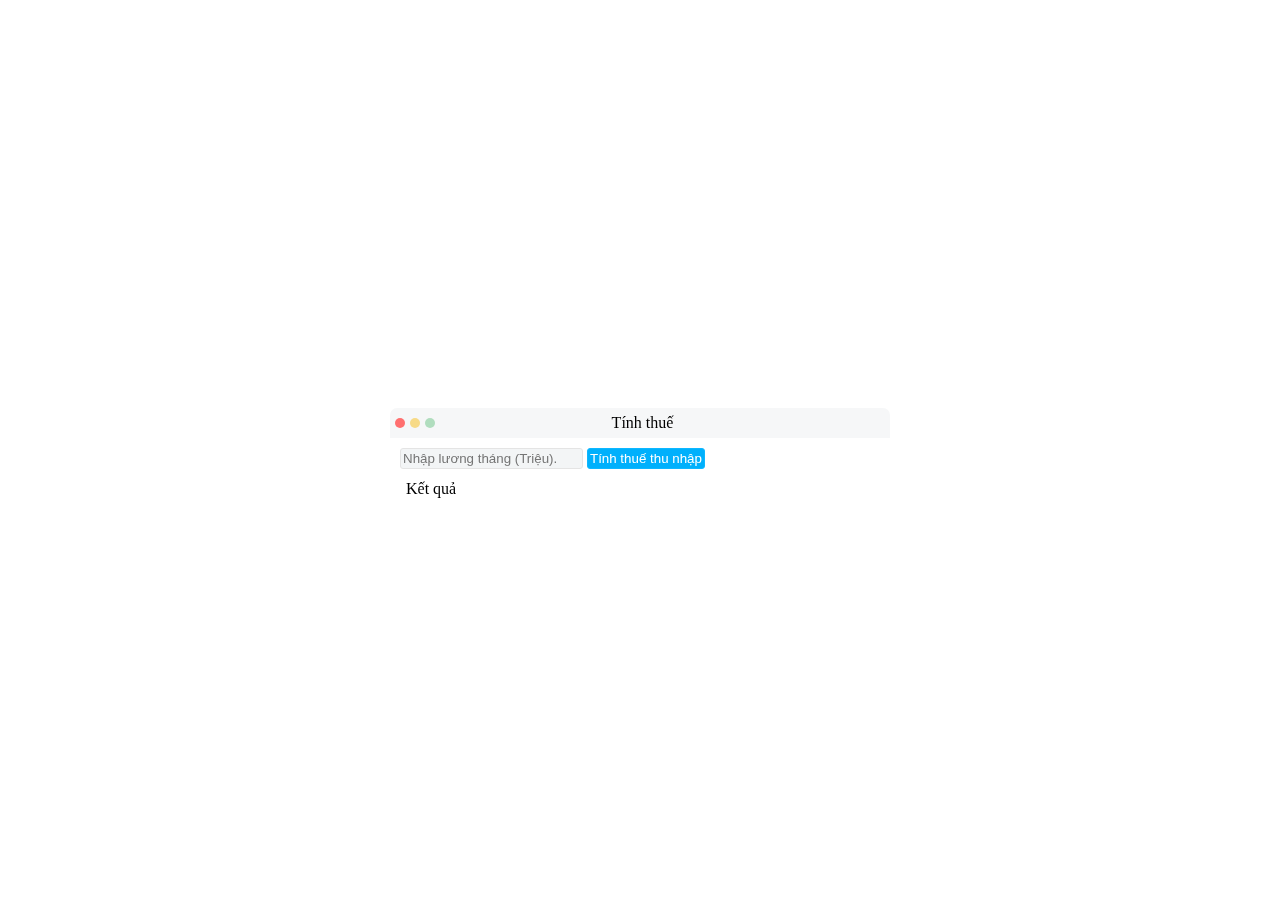
<file: baitapjs1.html>
<!DOCTYPE html>
<html lang="en">
<head>
    <meta charset="UTF-8">
    <meta http-equiv="X-UA-Compatible" content="IE=edge">
    <meta name="viewport" content="width=device-width, initial-scale=1.0">
    <title>Document</title>
    <style>
        body{
            display: flex;
            justify-content: center;
            align-items: center;
            height: 100vh;
            background-image: url('https://wallpaperaccess.com/full/3781373.jpg');
            background-repeat: no-repeat;
            background-size:cover;
        }

        .container{
            background-color: #ffffffaf;
            border-radius: 7px;
            backdrop-filter: blur(30px);
            width: 500px;
        }

        .task{
            background-color: #f3f5f6c0;
            display: flex;
            justify-content: space-between;
            align-items: center;
            flex-direction: row;
            padding: 0px;
            height: 30px;
            border-radius: 7px 7px 0px 0px;
        }

        .dot{
            display: flex;
            align-items: center;
            flex-direction: row;
        }

        .circle{
            height: 10px;
            width: 10px;
            border-radius: 50%;
            margin-left: 5px;
        }
        .red{
            background-color: #FF6F6F;
        }

        .yellow{
            background-color: #F7DA87;
        }
        .green{
            background-color:  #B0DDBE;
        }

        .task .title{
            margin-left: 5px;
        }

        .empty{
            width: 45px;
        }

        .main{
            padding: 10px;
            border-radius: 0px 0px 5px 5px;
        }

        .input input[type=text]{
            border: 1px solid #e4e4e4;
            outline: none;
            background-color: #F3F5F6;
            padding: 2px;
            border-radius: 3px;
        }

        .input input[type=button]{
            border: 1px solid #0eb7ff;
            outline: none;
            background-color: #00B0FC;
            padding: 2px;
            color: #fff;
            border-radius: 3px;
        }

        .output{
            background-color: #ffffff57;
            border: 1px solid #ffffff4b;
            margin-top: 10px;
            border-radius: 3px;
        }
        .output p{
            padding: 0px 5px 0px 5px;
            margin: 0px;
        }
    </style>
</head>
<body>
    <div class="container">
        <div class="task">
            <!-- cai nay de cho dep thoi hjhj -->
            <div class="dot">
                <div class="circle red"></div>
                <div class="circle yellow"></div>
                <div class="circle green"></div>
            </div>
            
            <p class="title">Tính thuế</p>
            <div class="empty"></div>
        </div>
        <div class="main">
            <div class="input">
                <input type="text" id="luong_vao" placeholder="Nhập lương tháng (Triệu).">
                <input type="button" value="Tính thuế thu nhập" onclick="tinh_thue()">  
            </div>
            <div class="output">
                <p id="ket_qua">Kết quả</p>
            </div>
        </div>
    </div>
</body>
<script>
    function tinh_thue(){
        let luong_vao = parseInt(document.getElementById('luong_vao').value);
        let thue = 0;
        let luong_rong = 0;
        if(luong_vao < 7){
            thue = luong_vao * 0.1;
            luong_rong = luong_vao - thue;
        }
        if(luong_vao >= 7 && luong_vao < 15){
            thue = luong_vao * 0.2;
            luong_rong = luong_vao - thue;
        }
        if(luong_vao >= 15){
            thue = luong_vao * 0.3;
            luong_rong = luong_vao - thue;
        }
        thue = thue.toFixed(2);
        luong_rong = luong_rong.toFixed(2);
        document.getElementById('ket_qua').innerHTML= `Lương ban đầu ${luong_vao} | Thuế ${thue} | Lương trừ thuế ${luong_rong}`;
    }
</script>
</html>
</file>
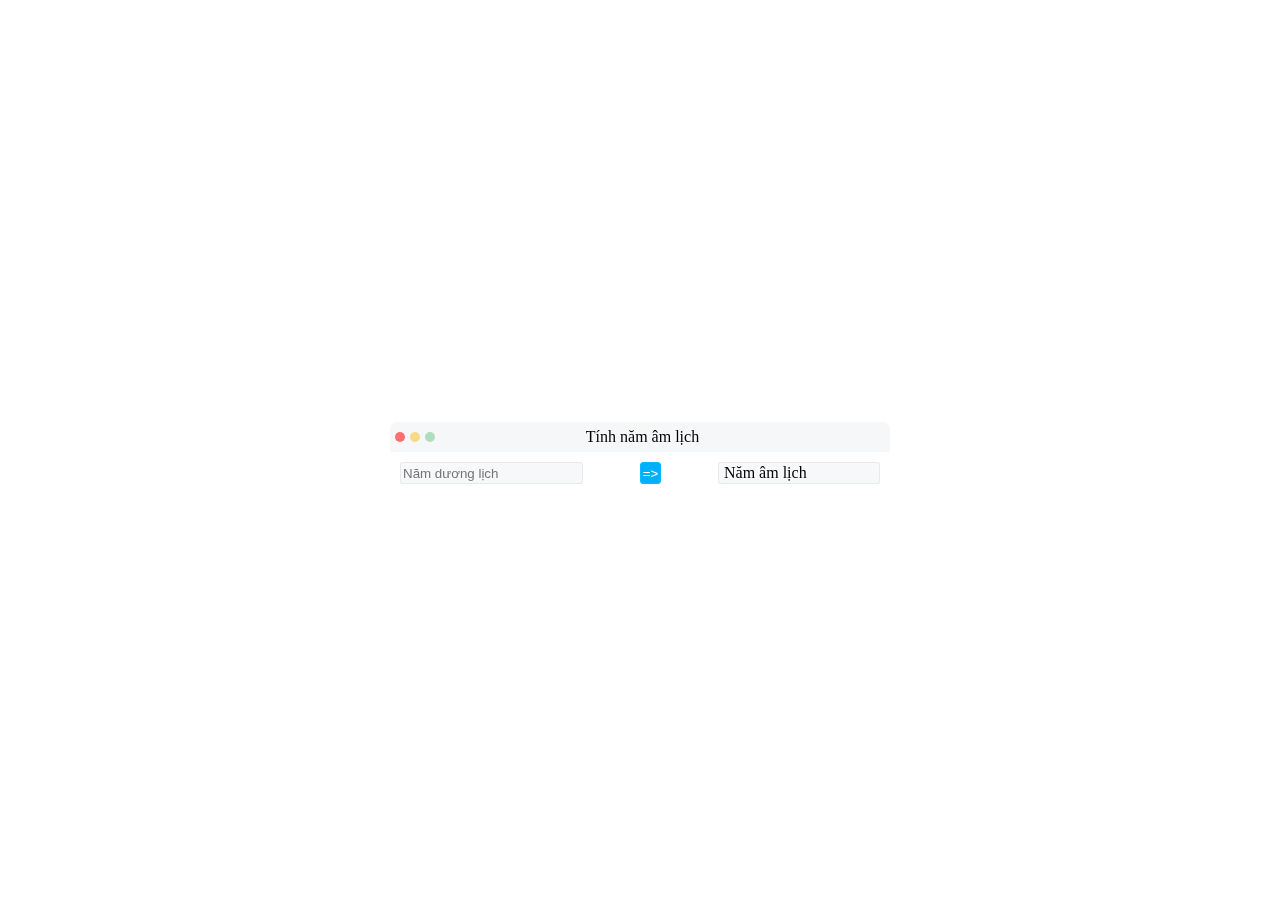
<file: baitapjs2.html>
<!DOCTYPE html>
<html lang="en">
<head>
    <meta charset="UTF-8">
    <meta http-equiv="X-UA-Compatible" content="IE=edge">
    <meta name="viewport" content="width=device-width, initial-scale=1.0">
    <title>Document</title>
    <style>
        body{
            display: flex;
            justify-content: center;
            align-items: center;
            height: 100vh;
            background-image: url('https://wallpaperaccess.com/full/3781373.jpg');
            background-repeat: no-repeat;
            background-size:cover;
        }

        .container{
            background-color: #ffffffaf;
            border-radius: 7px;
            backdrop-filter: blur(30px);
            width: 500px;
        }

        .task{
            background-color: #f3f5f6c0;
            display: flex;
            justify-content: space-between;
            align-items: center;
            flex-direction: row;
            padding: 0px;
            height: 30px;
            border-radius: 7px 7px 0px 0px;
        }

        .dot{
            display: flex;
            align-items: center;
            flex-direction: row;
        }

        .circle{
            height: 10px;
            width: 10px;
            border-radius: 50%;
            margin-left: 5px;
        }
        .red{
            background-color: #FF6F6F;
        }

        .yellow{
            background-color: #F7DA87;
        }
        .green{
            background-color:  #B0DDBE;
        }

        .task .title{
            margin-left: 5px;
        }

        .empty{
            width: 45px;
        }

        .main{
            padding: 10px;
            border-radius: 0px 0px 5px 5px;
        }

        .input{
            display: flex;
            justify-content: space-between;
            flex-direction: row;
            max-height: 25px;

        }

        .input input[type=number]{
            border: 1px solid #e4e4e4c4;
            outline: none;
            background-color: #f3f5f6b2;
            padding: 2px;
            border-radius: 3px;
        }

        .input input[type=button]{
            border: 1px solid #0eb7ff;
            outline: none;
            background-color: #00B0FC;
            padding: 2px;
            color: #fff;
            border-radius: 3px;
        }
        .input p{
           display: flex;
           align-items: center;
           background-color: #f3f5f6b2;
           border: 1px solid #e4e4e4c4;
           height: 20px;
           margin: 0px;
           padding-left: 5px;
           padding-right: 5px;
           width: 150px;
           border-radius: 3px;
        }
    </style>
</head>
<body>
    <div class="container">
        <div class="task">
            <!-- cai nay de cho dep thoi hjhj -->
            <div class="dot">
                <div class="circle red"></div>
                <div class="circle yellow"></div>
                <div class="circle green"></div>
            </div>
            
            <p class="title">Tính năm âm lịch</p>
            <div class="empty"></div>
        </div>
        <div class="main">
            <div class="input">
                <input type="number" id="nam_duong_lich" placeholder="Năm dương lịch" (Triệu).">
                <input type="button" value="=>" onclick="tinh_nam_am_lich()">  
                <p id="nam_am_lich">Năm âm lịch</p>
            </div>
        </div>
    </div>
</body>
<script>
    function tinh_nam_am_lich(){
        let nam_duong_lich = parseInt(document.getElementById('nam_duong_lich').value);
        let so_du_can = (nam_duong_lich - 3) % 10;
        let so_du_chi = (nam_duong_lich - 3) % 12;
        let can;
        let chi;
        switch (so_du_can) {
            case 0:
                can = 'Qúy';
                break;
            case 1:
                can = 'Giáp';
                break;
            case 2:
                can = 'Ất';
                break;
            case 3:
                can = 'Bính';
                break;
            case 4:
                can = 'Đinh';
                break;
            case 5:
                can = 'Mậu';
                break;
            case 6:
                can = 'Kỷ';
                break;
            case 7:
                can = 'Canh';
                break;
            case 8:
                can = 'Thân';
                break;
            case 9:
                can = 'Nhâm';
                break;
            
            default:
                break;
        }

        switch (so_du_chi) {
            case 0:
                chi = 'Hợi';
                break;
            case 1:
                chi = 'Tý';
                break;
            case 2:
                chi = 'Sửu';
                break;
            case 3:
                chi = 'Dần';
                break;
            case 4:
                chi = 'Mão';
                break;
            case 5:
                chi = 'Thìn';
                break;
            case 6:
                chi = 'Tỵ';
                break;
            case 7:
                chi = 'Ngọ';
                break;
            case 8:
                chi = 'Mùi';
                break;
            case 9:
                chi = 'Thân';
                break;
            case 10:
                chi = 'Dậu';
                break;
            case 11:
                chi = 'Tuất';
                break;
            default:
                break;
        }
        document.getElementById('nam_am_lich').innerHTML= ` ${can}  ${chi}`;
    }
    
   
</script>
</html>
</file>
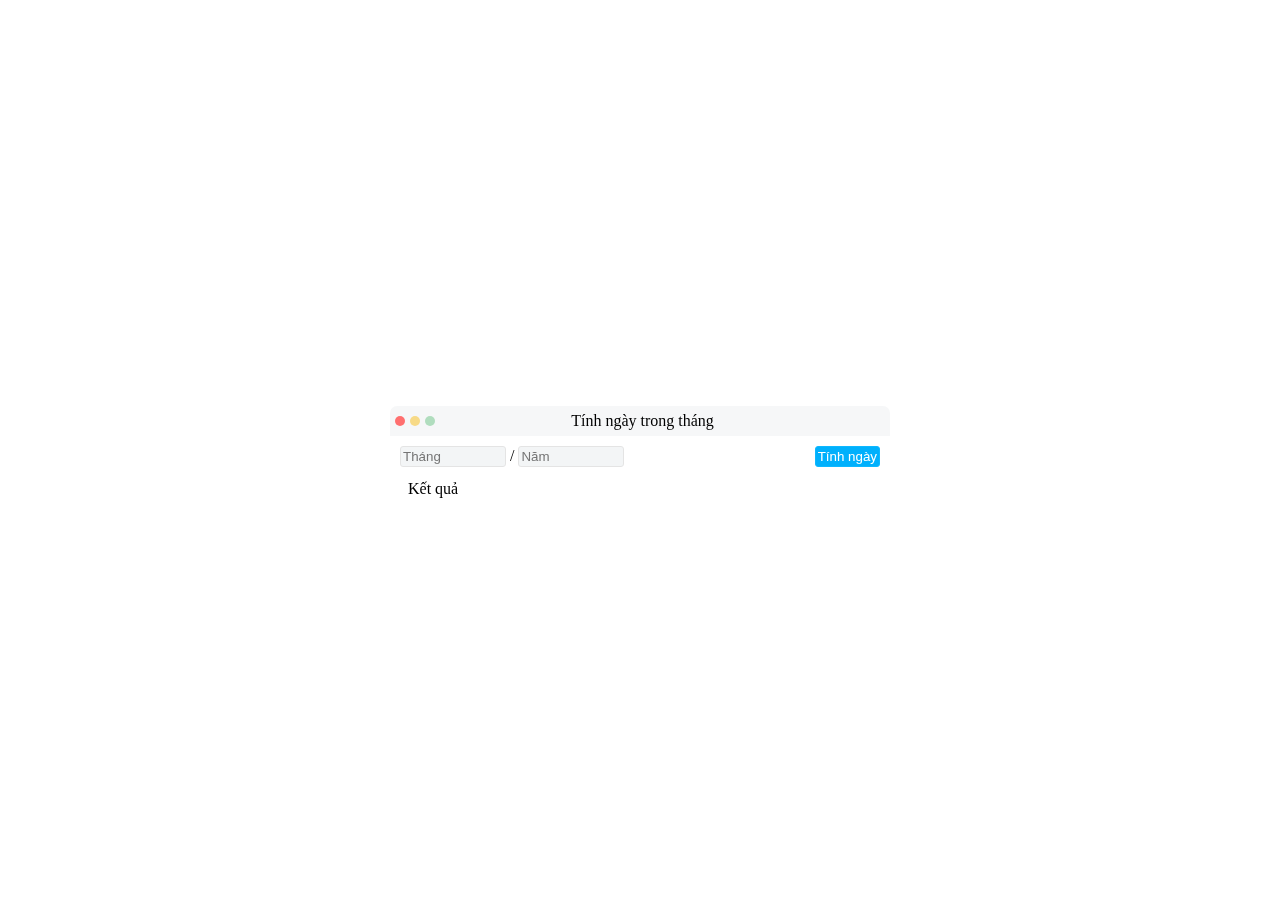
<file: baitapjs3.html>
<!DOCTYPE html>
<html lang="en">
<head>
    <meta charset="UTF-8">
    <meta http-equiv="X-UA-Compatible" content="IE=edge">
    <meta name="viewport" content="width=device-width, initial-scale=1.0">
    <title>Document</title>
    <style>
        body{
            display: flex;
            justify-content: center;
            align-items: center;
            height: 100vh;
            background-image: url('https://wallpaperaccess.com/full/3781373.jpg');
            background-repeat: no-repeat;
            background-size:cover;
        }

        .container{
            background-color: #ffffffaf;
            border-radius: 7px;
            backdrop-filter: blur(30px);
            width: 500px;
        }

        .task{
            background-color: #f3f5f6c0;
            display: flex;
            justify-content: space-between;
            align-items: center;
            flex-direction: row;
            padding: 0px;
            height: 30px;
            border-radius: 7px 7px 0px 0px;
        }

        .dot{
            display: flex;
            align-items: center;
            flex-direction: row;
        }

        .circle{
            height: 10px;
            width: 10px;
            border-radius: 50%;
            margin-left: 5px;
        }
        .red{
            background-color: #FF6F6F;
        }

        .yellow{
            background-color: #F7DA87;
        }
        .green{
            background-color:  #B0DDBE;
        }

        .task .title{
            margin-left: 5px;
        }

        .empty{
            width: 45px;
        }

        .main{
            padding: 10px;
            border-radius: 0px 0px 5px 5px;
        }

        .input{
            display: flex;
            flex-direction: row;
            justify-content: space-between;
        }

        .input input[type=text]{
            border: 1px solid #e4e4e4;
            outline: none;
            background-color: #F3F5F6;
            padding: 2px;
            border-radius: 3px;
            max-width: 100px;
        }

        .input input[type=button]{
            border: 1px solid #0eb7ff;
            outline: none;
            background-color: #00B0FC;
            padding: 2px;
            color: #fff;
            border-radius: 3px;
        }

        .output{
            background-color: #ffffff57;
            border: 1px solid #ffffff4b;
            margin-top: 10px;
            border-radius: 3px;
        }
        .output p{
            padding: 0px 5px 0px 5px;
            margin: 2px;
        }
    </style>
</head>
<body>
    <div class="container">
        <div class="task">
            <!-- cai nay de cho dep thoi hjhj -->
            <div class="dot">
                <div class="circle red"></div>
                <div class="circle yellow"></div>
                <div class="circle green"></div>
            </div>
            
            <p class="title">Tính ngày trong tháng</p>
            <div class="empty"></div>
        </div>
        <div class="main">
            <div class="input">
                <div>
                    <input type="text" id="thang" placeholder="Tháng">
                    /
                    <input type="text" id="nam" placeholder="Năm">    
                </div>
                <input type="button" value="Tính ngày" onclick="tinh_ngay()">  
            </div>
            <div class="output">
                <p id="ket_qua"> Kết quả</p>
            </div>
        </div>
    </div>
</body>
<script>
    function tinh_ngay(){
        let thang = parseInt(document.getElementById('thang').value);
        let nam = parseInt(document.getElementById('nam').value);
        let ngay;
        switch(thang){
            case 1:
            case 3:
            case 5:
            case 7:
            case 8:
            case 10:
            case 12:
                ngay = 31;
            break;
            case 4:
            case 6:
            case 9:
            case 11:
                ngay = 30;
            break;
            case 2:
                if(nam % 400 == 0 || (nam % 4 == 0 && nam % 100 != 0)){
                    ngay = 29;
                } else {
                    ngay = 28;
                }
                break;
        }
        document.getElementById('ket_qua').innerHTML = `Tháng ${thang} | Năm ${nam} có ${ngay} ngày`;
    }
</script>
</html>
</file>
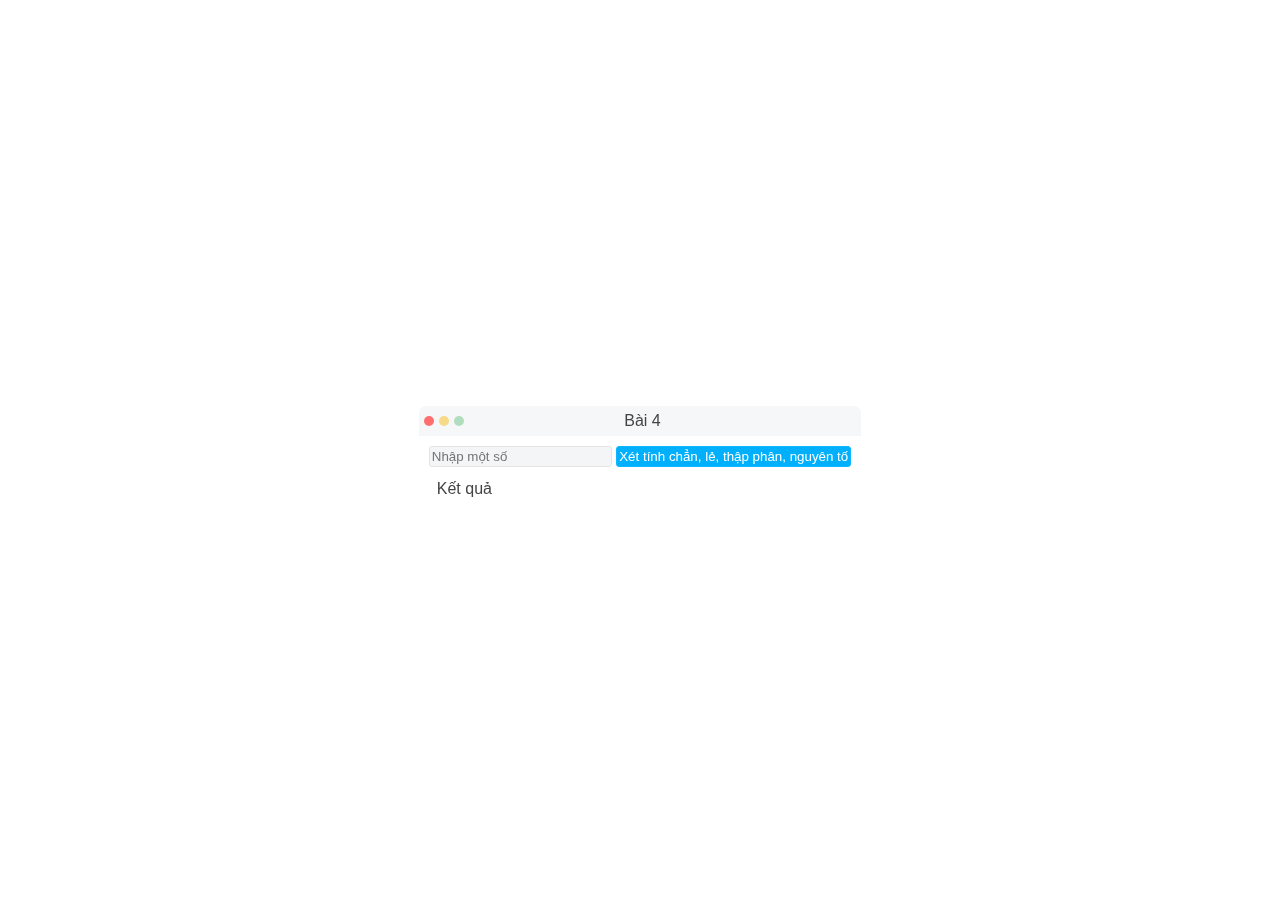
<file: baitapjs4.html>
<!DOCTYPE html>
<html lang="en">
<head>
    <meta charset="UTF-8">
    <meta http-equiv="X-UA-Compatible" content="IE=edge">
    <meta name="viewport" content="width=device-width, initial-scale=1.0">
    <title>Buoi 2 JavaScript</title>
    <style>
        body{
            display: flex;
            justify-content: center;
            align-items: center;
            height: 100vh;
            background-image: url('https://wallpaperaccess.com/full/3781373.jpg');
            background-repeat: no-repeat;
            background-size:cover;
            color: rgb(68, 68, 68);
            font-family: Arial, Helvetica, sans-serif;
        }

        .container{
            background-color: #ffffffaf;
            border-radius: 7px;
            backdrop-filter: blur(30px);
            max-width: 600px;
        }

        .task{
            background-color: #f3f5f6c0;
            display: flex;
            justify-content: space-between;
            align-items: center;
            flex-direction: row;
            padding: 0px;
            height: 30px;
            border-radius: 7px 7px 0px 0px;
        }

        .dot{
            display: flex;
            align-items: center;
            flex-direction: row;
        }

        .circle{
            height: 10px;
            width: 10px;
            border-radius: 50%;
            margin-left: 5px;
        }
        .red{
            background-color: #FF6F6F;
        }

        .yellow{
            background-color: #F7DA87;
        }
        .green{
            background-color:  #B0DDBE;
        }

        .task .title{
            margin-left: 5px;
        }

        .empty{
            width: 45px;
        }

        .main{
            padding: 10px;
            border-radius: 0px 0px 5px 5px;
        }

        .input input[type=number]{
            border: 1px solid #e4e4e4;
            outline: none;
            background-color: #F3F5F6;
            padding: 2px;
            border-radius: 3px;
        }

        .input input[type=button]{
            border: 1px solid #0eb7ff;
            outline: none;
            background-color: #00B0FC;
            padding: 2px;
            color: #fff;
            border-radius: 3px;
            cursor: pointer;
        }

        .output{
            background-color: #ffffff57;
            border: 1px solid #ffffff4b;
            margin-top: 10px;
            border-radius: 3px;
        }
        .output p{
            padding: 0px 5px 0px 5px;
            margin: 2px;
        }
    </style>
</head>
<body>
    <div class="container">
        <div class="task">
            <!-- cai nay de cho dep thoi hjhj -->
            <div class="dot">
                <div class="circle red"></div>
                <div class="circle yellow"></div>
                <div class="circle green"></div>
            </div>
            
            <p class="title">Bài 4</p>
            <div class="empty"></div>
        </div>
        <div class="main">
            <div class="input">
                <input type="number" id="number_input" placeholder="Nhập một số">
                <input type="button" value="Xét tính chẳn, lẻ, thập phân, nguyên tố" onclick="tinh_toan()">  
            </div>
            <div class="output">
                <p id="ket_qua">Kết quả</p>
            </div>
        </div>
    </div>
</body>
<script>
    document.getElementById('number_input').onkeydown = function(e){
        if(e.keyCode == 13){
            tinh_toan();
        }
    };

    let so_lan_nhap = 0;

    function kiem_tra_snt(n){
        let flag = true;
    
        if (n < 2){
            flag = false;
        }

        else{
            
            for (var i = 2; i < n-1; i++)
            {
                if (n % i == 0){
                    flag = false;
                    break;
                }
            }
        }
    
        if (flag == true){
            return true;
        }

        else{
            return false;
        }
    }

    function tinh_toan(){
        let so = document.getElementById('number_input').value;
        let result = '';

        if(so !== ''){

            if(so % 1 ==0){
                if(so % 2 == 0){
                    result = result + `| ${so} là một số chẵn <br/>`;
                }else if(so % 2 == 1){
                    result = result + `| ${so} là một số lẻ <br/>`;
                }

                if(kiem_tra_snt(so) == true){
                    result = result + `| ${so} là một số nguyên tố <br/>`;
                }else{
                    result = result + `| ${so} không phải là một số nguyên tố  <br/>`;
                }
            }else{
                result = result + `| ${so} là số thập phân <br/>`; 
            }
            

            if(so > 0){
                result = result + `| In ra các số nguyên từ 1 đến ${so}: `;
                for(index = 1 ; index <= so ; index++){
                    result = result + `${index} `;
                }
            }
            if(so < 0){
                result = result + `| In ra các số nguyên từ ${so} đến 1: `;
                for(index = so ; index <= 1 ; index++){
                    result = result + `${index} `;
                }
            }
        
            so_lan_nhap += 1;
        }

        document.getElementById('ket_qua').innerHTML= `${result} <br/>| Số lượng số đã nhập: ${so_lan_nhap}`;
    }
</script>
</html>
</file>
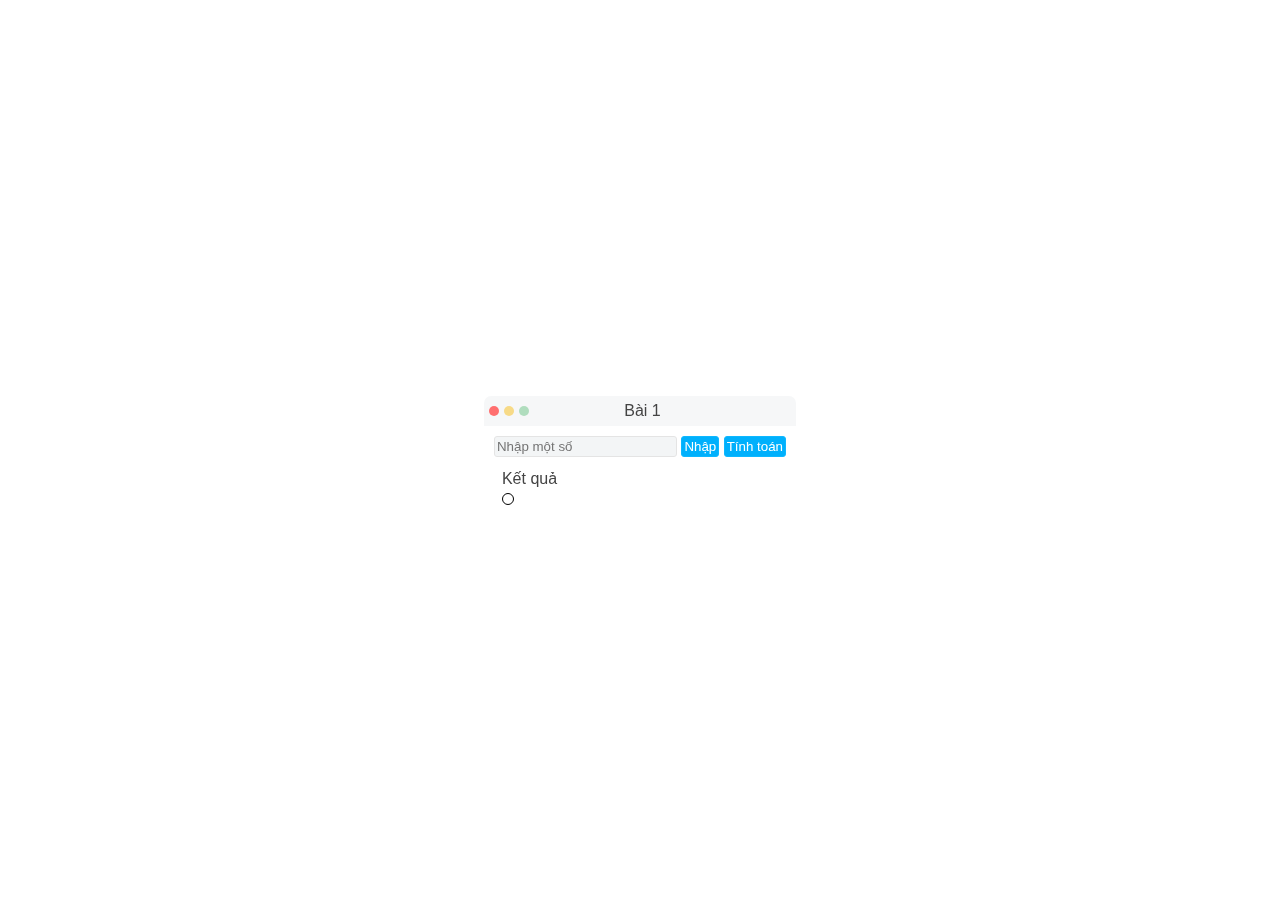
<file: baitapjs5.html>
<!DOCTYPE html>
<html lang="en">
<head>
    <meta charset="UTF-8">
    <meta http-equiv="X-UA-Compatible" content="IE=edge">
    <meta name="viewport" content="width=device-width, initial-scale=1.0">
    <title>Buoi 3 JavaScript</title>
    <style>
        body{
            display: flex;
            justify-content: center;
            align-items: center;
            height: 100vh;
            background-image: url('https://wallpaperaccess.com/full/3781373.jpg');
            background-repeat: no-repeat;
            background-size:cover;
            color: rgb(68, 68, 68);
            font-family: Arial, Helvetica, sans-serif;
        }

        .container{
            background-color: #ffffffaf;
            border-radius: 7px;
            backdrop-filter: blur(30px);
            max-width: 600px;
        }

        .task{
            background-color: #f3f5f6c0;
            display: flex;
            justify-content: space-between;
            align-items: center;
            flex-direction: row;
            padding: 0px;
            height: 30px;
            border-radius: 7px 7px 0px 0px;
        }

        .dot{
            display: flex;
            align-items: center;
            flex-direction: row;
        }

        .circle{
            height: 10px;
            width: 10px;
            border-radius: 50%;
            margin-left: 5px;
        }
        .red{
            background-color: #FF6F6F;
        }

        .yellow{
            background-color: #F7DA87;
        }
        .green{
            background-color:  #B0DDBE;
        }

        .task .title{
            margin-left: 5px;
        }

        .empty{
            width: 45px;
        }

        .main{
            padding: 10px;
            border-radius: 0px 0px 5px 5px;
        }

        .input input[type=number]{
            border: 1px solid #e4e4e4;
            outline: none;
            background-color: #F3F5F6;
            padding: 2px;
            border-radius: 3px;
        }

        .input input[type=button]{
            border: 1px solid #0eb7ff;
            outline: none;
            background-color: #00B0FC;
            padding: 2px;
            color: #fff;
            border-radius: 3px;
            cursor: pointer;
        }

        .output{
            background-color: #ffffff57;
            border: 1px solid #ffffff4b;
            margin-top: 10px;
            border-radius: 3px;
        }
        .output p{
            padding: 0px 5px 0px 5px;
            margin: 2px;
        }

        #cssColorCode{
            height: 10px;
            width: 10px;
            border-radius: 50%;
            border: 1px solid black;
            margin: 5px 0px 5px 7px;
        }
    </style>
</head>
<body>
    <div class="container">
        <div class="task">
            <!-- cai nay de cho dep thoi hjhj -->
            <div class="dot">
                <div class="circle red"></div>
                <div class="circle yellow"></div>
                <div class="circle green"></div>
            </div>
            
            <p class="title">Bài 1</p>
            <div class="empty"></div>
        </div>
        <div class="main">
            <div class="input">
                <input type="number" id="number_input" placeholder="Nhập một số">
                <input type="button" value="Nhập" onclick="inputArray()">  
                <input type="button" value="Tính toán" onclick="tinh_toan()">  
            </div>
            <div class="output">
                <p id="ket_qua">Kết quả</p>
                <div id="cssColorCode"></div>
            </div>
        </div>
    </div>
</body>
<script>
    document.getElementById('number_input').onkeydown = function(e){
        if(e.keyCode == 13){
            inputArray();
        }
    };

    let numberArray = [];

    function kiem_tra_snt(n){
        let flag = true;
    
        if (n < 2){
            flag = false;
        }

        else{
            
            for (var i = 2; i < n-1; i++)
            {
                if (n % i == 0){
                    flag = false;
                    break;
                }
            }
        }
    
        if (flag == true){
            return true;
        }

        else{
            return false;
        }
    }

    function inputArray(){
        let inputNumber = document.getElementById('number_input').value;
        if(inputNumber !== ''){
            numberArray.push(inputNumber);
            document.getElementById('number_input').value = '';
        }else{
            alert('Invalid number');
        }
    }


    function tinh_toan(){
        
        let result = '';
        let arraySize = numberArray.length;
        let sumOfArray = 0;
        let maxOfArray = numberArray[0];
        let lastElementString = `${numberArray[arraySize-1]}`;
        let cssCodeColor = '#';

            result += `Cac so chan co trong mang la: `;

            for(i = 0; i < arraySize ; i++){
                if(numberArray[i] % 2 == 0){
                    result += `${numberArray[i]} `
                }
            }

            result += `<br/>Cac so le co trong mang la: `;

            for(i = 0; i < arraySize ; i++){
                if(numberArray[i] % 2 == 1){
                    result += `${numberArray[i]} `
                }
            }

            
            for(i = 0; i < arraySize ; i++){
                sumOfArray += parseInt(numberArray[i]);
            }

            result += `<br/>Tong cac so co trong mang la: ${sumOfArray}`;

            for(i = 0; i < arraySize ; i++){
                if(maxOfArray < numberArray[i]){
                    maxOfArray = numberArray[i];
                }
            }
            
            result += `<br/>So lon nhat trong mang la: ${maxOfArray}`;

            result += `<br/>Cac so nguyen to co trong mang la: `;

            for(i = 0; i < arraySize ; i++){
                if(kiem_tra_snt(numberArray[i]) == true){
                    result += `${numberArray[i]} `;
                }
            }

            for(i = 0 ; i< 6 - lastElementString.length ; i++){
                cssCodeColor+= '0';
            }

            cssCodeColor += lastElementString;

            document.getElementById("cssColorCode").style.background = cssCodeColor;
            

            result +=`<br/>Ma mau la: ${cssCodeColor}`;

        document.getElementById('ket_qua').innerHTML= `${result}`;

        for(i = 0 ; i< arraySize ;i++){
            numberArray.pop();
        }
    }
</script>
</html>
</file>
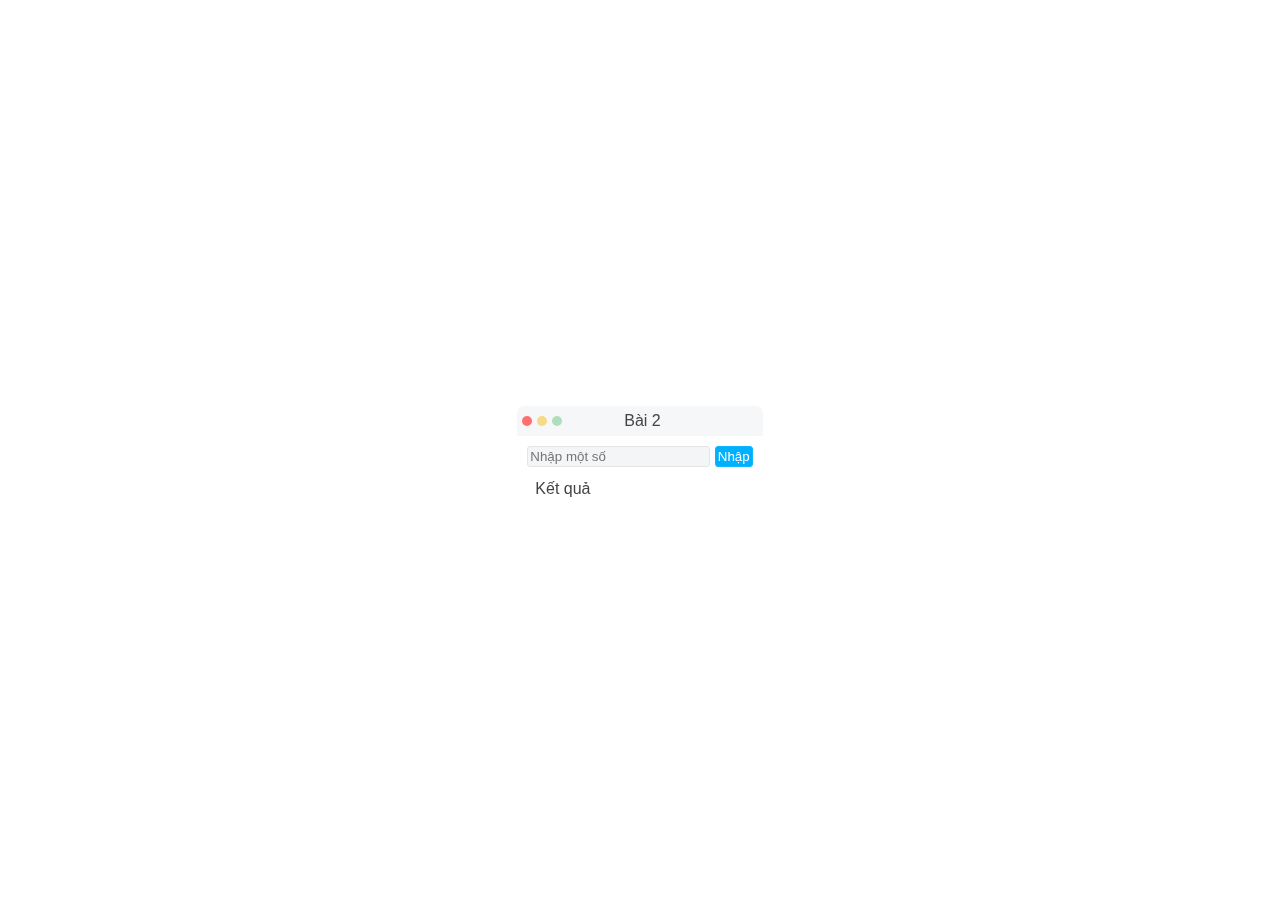
<file: baitapjs6.html>
<!DOCTYPE html>
<html lang="en">
<head>
    <meta charset="UTF-8">
    <meta http-equiv="X-UA-Compatible" content="IE=edge">
    <meta name="viewport" content="width=device-width, initial-scale=1.0">
    <title>Buoi 3 JavaScript</title>
    <style>
        body{
            display: flex;
            justify-content: center;
            align-items: center;
            height: 100vh;
            background-image: url('https://wallpaperaccess.com/full/3781373.jpg');
            background-repeat: no-repeat;
            background-size:cover;
            color: rgb(68, 68, 68);
            font-family: Arial, Helvetica, sans-serif;
        }

        .container{
            background-color: #ffffffaf;
            border-radius: 7px;
            backdrop-filter: blur(30px);
            max-width: 600px;
        }

        .task{
            background-color: #f3f5f6c0;
            display: flex;
            justify-content: space-between;
            align-items: center;
            flex-direction: row;
            padding: 0px;
            height: 30px;
            border-radius: 7px 7px 0px 0px;
        }

        .dot{
            display: flex;
            align-items: center;
            flex-direction: row;
        }

        .circle{
            height: 10px;
            width: 10px;
            border-radius: 50%;
            margin-left: 5px;
        }
        .red{
            background-color: #FF6F6F;
        }

        .yellow{
            background-color: #F7DA87;
        }
        .green{
            background-color:  #B0DDBE;
        }

        .task .title{
            margin-left: 5px;
        }

        .empty{
            width: 45px;
        }

        .main{
            padding: 10px;
            border-radius: 0px 0px 5px 5px;
        }

        .input input[type=number]{
            border: 1px solid #e4e4e4;
            outline: none;
            background-color: #F3F5F6;
            padding: 2px;
            border-radius: 3px;
        }

        .input input[type=button]{
            border: 1px solid #0eb7ff;
            outline: none;
            background-color: #00B0FC;
            padding: 2px;
            color: #fff;
            border-radius: 3px;
            cursor: pointer;
        }

        .output{
            background-color: #ffffff57;
            border: 1px solid #ffffff4b;
            margin-top: 10px;
            border-radius: 3px;
        }
        .output p{
            padding: 0px 5px 0px 5px;
            margin: 2px;
        }

        #cssColorCode{
            height: 10px;
            width: 10px;
            border-radius: 50%;
            border: 1px solid black;
            margin: 5px 0px 5px 7px;
        }
    </style>
</head>
<body>
    <div class="container">
        <div class="task">
            <!-- cai nay de cho dep thoi hjhj -->
            <div class="dot">
                <div class="circle red"></div>
                <div class="circle yellow"></div>
                <div class="circle green"></div>
            </div>
            
            <p class="title">Bài 2</p>
            <div class="empty"></div>
        </div>
        <div class="main">
            <div class="input">
                <input type="number" id="number_input" placeholder="Nhập một số">
                <input type="button" value="Nhập" onclick="tinh_toan()">    
            </div>
            <div class="output">
                <p id="ket_qua">Kết quả</p>
            </div>
        </div>
    </div>
</body>
<script>
    document.getElementById('number_input').onkeydown = function(e){
        if(e.keyCode == 13){
            tinh_toan();
        }
    };

    let numberArray = [];

    function randomInput(){
        let inputNumber = document.getElementById('number_input').value;
        for(i = 0 ; i < inputNumber ;i++){
            let randomNumber = Math.floor(Math.random() * 20) + 1;
            numberArray.push(randomNumber);
        }
    }


    function tinh_toan(){
        
        let result = '';
        let sumOfArray = 0;

        randomInput();

        let maxOfArray = numberArray[0];
        let minOfArray = numberArray[0];
        let arraySize = numberArray.length;

        result += `Mang: `;

        for(i = 0 ; i< arraySize ; i++){
            result += `${numberArray[i]} `;
        }

        for(i = 0 ; i < arraySize ; i++){
            if(maxOfArray < parseInt(numberArray[i])){
                maxOfArray = parseInt(numberArray[i]);
            }else if(minOfArray > parseInt(numberArray[i])){
                minOfArray = parseInt(numberArray[i]);
            }
            
        }


        result += `<br/>GTLN (Max): ${maxOfArray}<br/>GTNN (Min): ${minOfArray}`;

        for(i=0; i < arraySize ; i++){
            sumOfArray += parseInt(numberArray[i]);
        }

        result += `<br/>Tong cua mang: ${sumOfArray}`;

        document.getElementById('ket_qua').innerHTML= `${result}`;

        for(i = 0 ; i< arraySize ;i++){
            numberArray.pop();
        }
    }
</script>
</html>
</file>
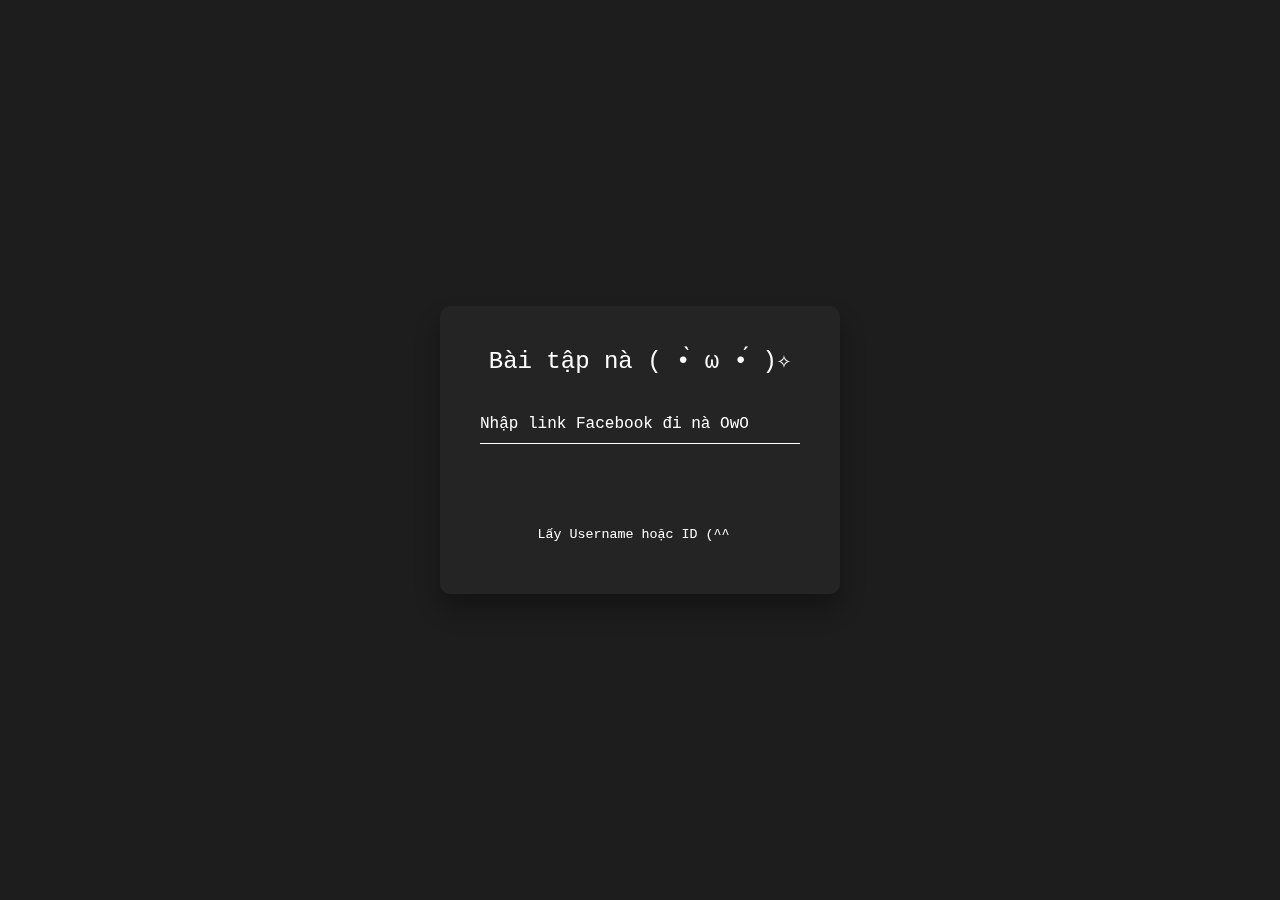
<file: baitapjs8.html>
<!DOCTYPE html>
<html lang="en">
<head>
    <meta charset="UTF-8">
    <meta http-equiv="X-UA-Compatible" content="IE=edge">
    <meta name="viewport" content="width=device-width, initial-scale=1.0">
    <link rel="SHORTCUT ICON" href="./image/Prox_logo_white.png">
    <title>DOM and BOM</title>
    <link rel="stylesheet" href="./css/style.css">
</head>
<body>
    
	<div class="login-box">
        <h2>Bài tập nà ( •̀ ω •́ )✧</h2>
        <form>
          <div class="user-box">
            <input id="input_name" type="text" name="" required="">
            <label>Nhập link Facebook đi nà OwO</label>
          </div>
          <!-- <div class="user-box">
            <input type="password" name="" required="">
            <label>Password</label>
          </div> -->
          <a href="#">
            <span></span>
            <span></span>
            <span></span>
            <span></span>
            <input id="btn_submit" type="button" value="Lấy Username hoặc ID (^^ゞ" onclick="get_name()">
          </a>
        </form>
      </div>
</body>
<script>
function get_name(){
    let name = document.getElementById('input_name').value ;
    if(name[name.length-1] == '/'){
        name = name.slice(0,name.length-1);
    }
    const regex = /(?:(?:http|https):\/\/)?(?:www.)?facebook.com\/(?:(?:\w)*#!\/)?(?:pages\/)?(?:[?\w\-]*\/)?(?:profile.php\?id=(?=\d.*))?([\w\-|\w\.]*)?/;
    const found = name.match(regex);

    if(name != "" && name != null){
        alert("Hế nhô ( •̀ ω •́ )✧ : " + found[1]);
    }

}
</script>
</html>
</file>
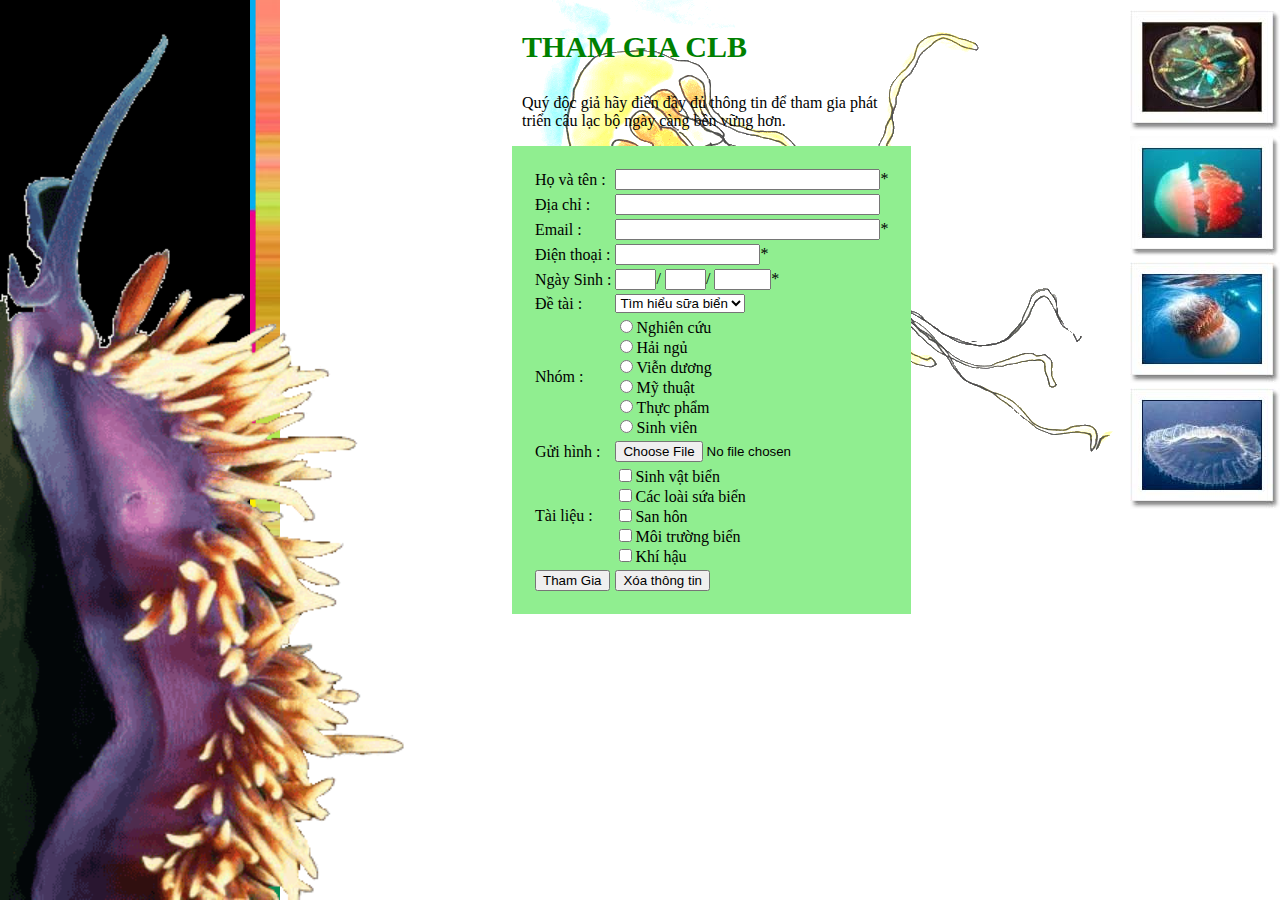
<file: buoi2css.html>
<!DOCTYPE html>
<html lang="en">
<head>
    <meta charset="UTF-8">
    <meta http-equiv="X-UA-Compatible" content="IE=edge">
    <meta name="viewport" content="width=device-width, initial-scale=1.0">
    <title>Document</title>
    <style>
        body{
            margin: 0px;
            height: 100%;
            width: 100%;
        }
        .phai{
            float: left;
            background: black;
            width: 250px;
            height: 100vh;
        }

        .phai .san_ho{
            height: 100vh;
            position: absolute;
        }

        .dai7mau{
            float: left;
            background: antiquewhite;
            width: 30px;
            height: 100vh;
        }

        .dai7mau .rainbow{
            height: 100vh;
            width: 100%;
        }

        .trai{
            float: left;
            height: 100vh;
            max-width: 60%;
        }

        .trai .sua{
           position: absolute;
           left: 40%;
           background-image: url("images/sua1.gif");
           background-repeat: no-repeat;
          
        }

        .trai .sua .title{
            color: green;
            font-weight: 900;
            font-size: 30px;
            margin-left: 10px;
        }

        .trai .sua .title_2{
            max-width: 60%;
            margin-left: 10px;
        }


        table{
            background: lightgreen;
            padding: 20px;
        }


        .trai .anh{
            position: fixed;
            width: 100px;
            top: 10px;
            right: 50px;
        }
    </style>
</head>
<body>
    <div class="phai">
        <img class="san_ho" src="./images/sanho.gif" alt="">
    </div>
    <div class="dai7mau">
        <img class="rainbow" src="./images/soc.jpg" alt="">
    </div>
    <div class="trai">
        <div class="sua">
            <p class = "title">THAM GIA CLB</p>
            <form>
            <p class="title_2">
                Quý độc giả hãy điền đầy đủ thông tin để tham gia phát triển câu lạc bộ ngày càng bền vững hơn.
            </p>
               <table>
                   <tbody><tr>
                       <td>
                        <label> Họ và tên :</label>
                        </td>
                        <td>
                            <input type="text" size="30">*
                        </td>
                   </tr>
                   <tr>
                    <td>
                     <label>Địa chỉ :</label>
                     </td>
                     <td>
                         <input type="text" size="30">
                     </td>
                    </tr>
                    <tr>
                        <td>
                         <label>Email :</label>
                         </td>
                         <td>
                             <input type="email" size="30" style="font-family: Ubuntu, Arial;">*
                         </td>
                        </tr>
                        <tr>
                            <td>
                             <label>Điện thoại :</label>
                             </td>
                             <td>
                                 <input type="text" size="15" style="font-family: Ubuntu, Arial;">*
                             </td>
                            </tr>
                            <tr>
                                <td>
                                 <label>Ngày Sinh :</label>
                                 </td>
                                 <td>
                                     <input type="text" size="2" >/
                                     <input type="text" size="2" >/
                                     <input type="text" size="4" >*
                                 </td>
                                </tr>
                                <tr>
                                    <td>
                                     <label>Đề tài :</label>
                                     </td>
                                     <td>
                                        <select>
                                            <option>Tìm hiểu sữa biển</option>
                                        </select>
                                     </td>
                                    </tr>
                                    <tr>
                                        <td>
                                         <label>Nhóm :</label>
                                         </td>
                                         <td>
                                            <input type="radio" name="Nhóm" >Nghiên cứu
                                            <br>
                                            <input type="radio" name="Nhóm" >Hải ngủ
                                            <br>
                                            <input type="radio" name="Nhóm" >Viễn dương
                                            <br>
                                            <input type="radio" name="Nhóm" >Mỹ thuật
                                            <br>
                                            <input type="radio" name="Nhóm" >Thực phẩm
                                            <br>
                                            <input type="radio" name="Nhóm" >Sinh viên
                                         </td>
                                        </tr>
                                        <tr>
                                            <td>
                                             <label>Gửi hình :</label>
                                             </td>
                                             <td>
                                                <input type="file" accept="IMAGE/JPG">
                                             </td>
                                            </tr>
                                        <tr>
                                            <td>
                                                <label>Tài liệu :</label>
                                            </td>
                                            <td>
                                                <input type="checkbox" name="Tài Liệu" >Sinh vật biển
                                                <br>
                                                <input type="checkbox" name="Tài Liệu" >Các loài sứa biển
                                                <br>
                                                <input type="checkbox" name="Tài Liệu" >San hôn
                                                <br>
                                                <input type="checkbox" name="Tài Liệu" >Môi trường biển
                                                <br>
                                                <input type="checkbox" name="Tài Liệu" >Khí hậu
                                            </td>
                                            </tr>
                                            <tr>
                                                <td><input type="submit" value="Tham Gia"></td>
                                                <td><input type="reset" value="Xóa thông tin"></td>
                    </tr>
               </tbody>
            </table>
            </form>
        </div>

        <div class="anh">
            <img src="images/nhom1a.jpg">
            <img src="images/nhom1b.jpg">
            <img src="images/nhom1c.jpg">
            <img src="images/nhom1d.jpg">
        </div>
    </div>
</body>
</html>
</file>
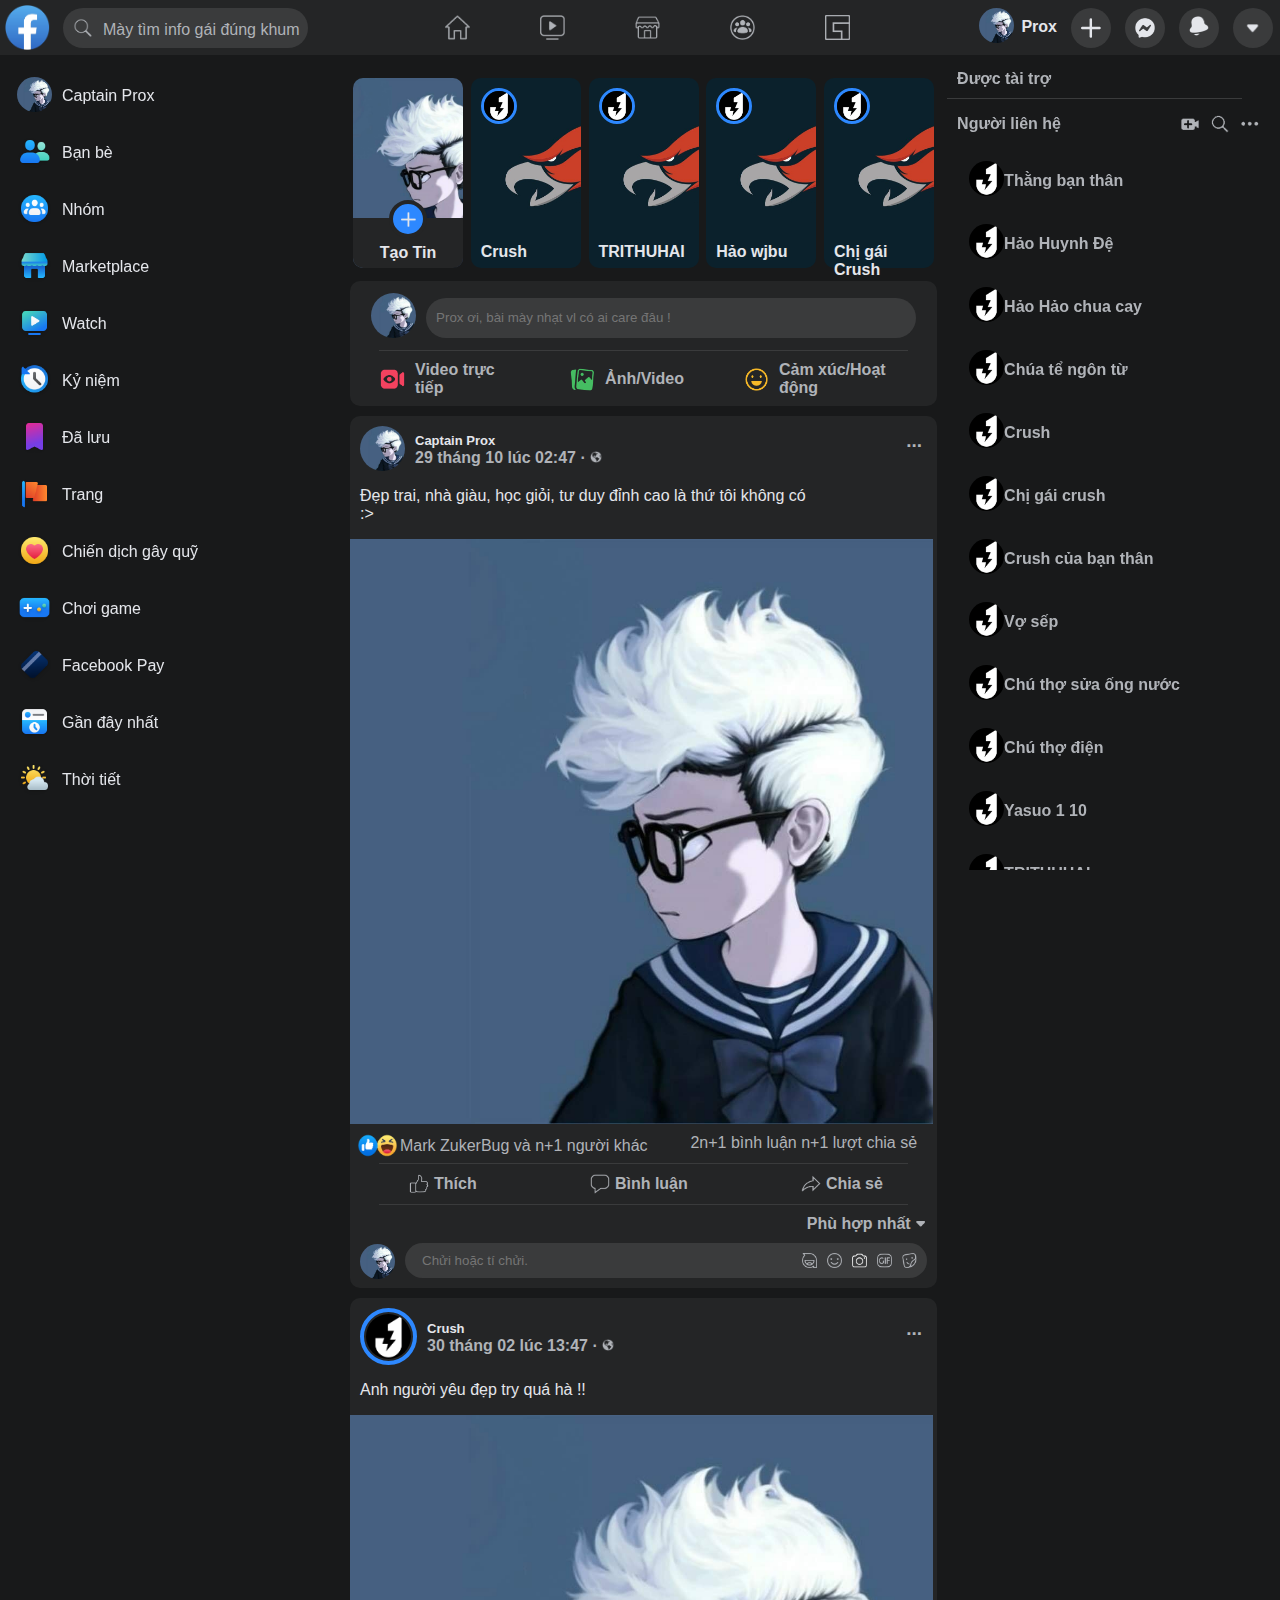
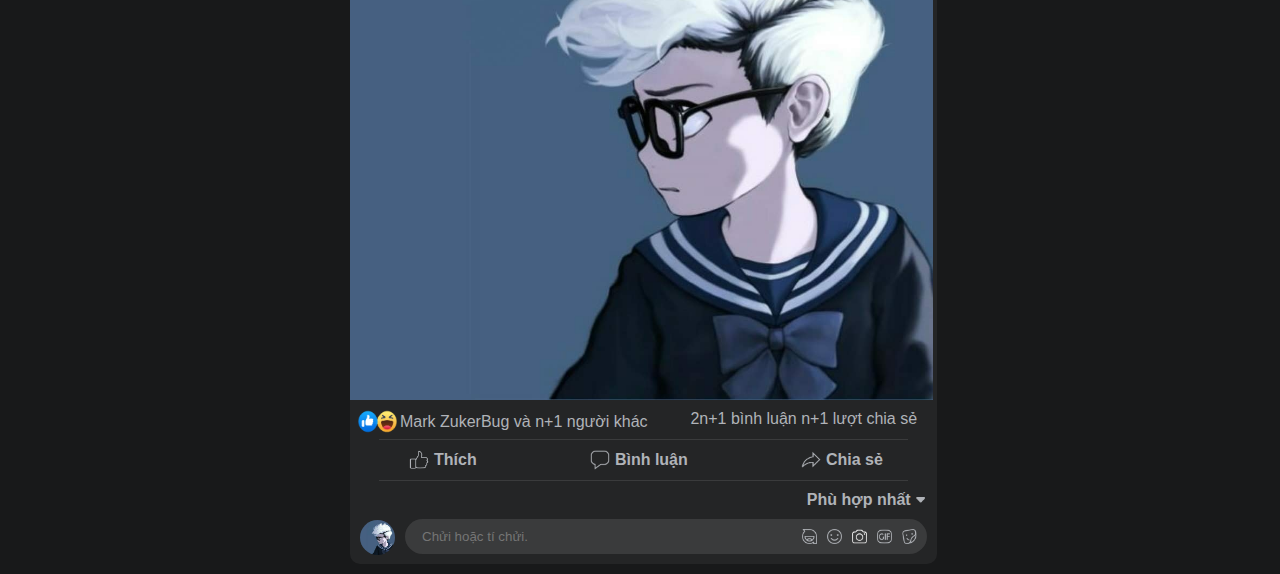
<file: facebook_fake.html>
<!DOCTYPE html>
<html>
<head>
    <meta charset="UTF-8">
    <title>Facebook pha ke</title>
    <link rel="SHORTCUT ICON" href="./facebook_image/facebook-icon.png">
    <style>

        :root {
        --primary-color:        #2D88FF;
        --background-color:     #18191A;
        --background-lighter:   #242526;
        --light-color:          #B0B3B8;
        --text-color:           #E4E6EB;
        --search-bar-bg:        #3A3B3C;
        --menu-bg:              #03A9F4;
        --green-secondary:      #2D88FF;
        }

        body{
            background-color: var(--background-color);
            margin: 0px;
            padding: 0px;
            font-family: Arial, Helvetica, sans-serif;
        }

        /*----------------------
                NAV BAR 
        -----------------------*/

        .nav_bar{
            background-color: var(--background-lighter);
            display: flex;
            justify-content: space-between;
            height: 55px;
            width: 100%;
            position: fixed;
            top: 0px;
            left: 0px;
            right: 0px;
            z-index: 99;
        }

        .nav_bar .left .facebook_icon{
            height: 45px;
            width: 45px;
            margin: 5px;
            float: left;
        }

        .nav_bar .left{
            display: flex;
            justify-content: center;
            max-width: 30%;
        }

        .nav_bar .left .search{
            background-color: var(--search-bar-bg);
            width: 245px;
            height: 40px;
            margin: 8px;
            border-radius: 25px;
            float: left;
        }

        .nav_bar .search .search_icon{
            height: 20px;
            width: 20px;
            margin: 10px;
            float: left;
        }
        .nav_bar .search .search_text{
            color: var(--light-color);
            float: left;
            margin: 13px 0px 20px 0px;
        }

        .nav_bar .center{
            display: flex;
            max-width: 40%;
            justify-content: center;
            align-items: center;
            flex-grow: 4;
        }

        .nav_bar .center .menu_bar_icon{
            height: 25px;
            width: 25px;
            margin: 13px 35px 13px 35px;
            box-sizing: border-box;
        }

        .gm{
            background-image: url(./facebook_image/games.png);
            background-size: contain;
            background-repeat: no-repeat;
            float: left;
        }

        .gm:hover{
            background: url(./facebook_image/game_active.png) no-repeat;
            background-size: contain;
            float: left;
        }

        .hm{
            background-image: url(./facebook_image/Home.png);
            background-size: contain;
            background-repeat: no-repeat;
            float: left;
        }

        .hm:hover{
            background: url(./facebook_image/home_active.png) no-repeat;
            background-size: contain;
            float: left;
        }

        .wt{
            background-image: url(./facebook_image/watch.png);
            background-repeat: no-repeat;
            background-size: contain;
            float: left;
        }

        .wt:hover{
            background: url(./facebook_image/watch_active.png) no-repeat;
            background-size: contain;
            float: left;
        }

        .mk{
            background-image: url(./facebook_image/marketplace.png);
            background-size: contain;
            background-repeat: no-repeat;
            float: left;
        }

        .mk:hover{
            background: url(./facebook_image/marketplace_active.png) no-repeat;
            background-size: contain;
            float: left;
        }

        .gr{
            background-image: url(./facebook_image/group.png);
            background-size: contain;
            background-repeat: no-repeat;
            float: left;
        }

        .gr:hover{
            background: url(./facebook_image/group_active.png) no-repeat;
            background-size: contain;
            float: right;
        }

        .nav_bar_menu:hover{
            height:48px;
            float:left;
            border-bottom: 3px solid var(--primary-color);
        }

        .right{
            display: flex;
            justify-content: center;
            align-items: center;
            max-width: 40%;
        }

        .right .profile{
            display: flex;
            align-items: center;
        }

        .avt{
            border-radius: 50% !important;
        }

        .small_avt{
            float: left;
        }

        .small_avt img{
            height: 35px;
            width: 35px;
            border-radius: 50%;

        }
        .profile_name{
            float: left;
            margin: 10px 7px 10px 7px;
            text-decoration: none;
            font-weight: 600;
            color: var(--text-color);
        }

        .right_menu_item{
            height: 40px;
            width: 40px;
            border-radius: 50%;
            display: flex;
            justify-content: center;
            align-items: center;
            background-color: var(--search-bar-bg);
            margin: 0px 7px 0px 7px;
            float: left;
        }

        .right_menu_item:hover{
            background-color: #263951;
        }

        .right_menu_item .icon{
            height: 20px;
            width: 20px;
        }

        
        .right_menu_item li{
            list-style-type: none;
        }
    
        .right_menu_item ul {  
            position: absolute;  
            visibility: hidden;  
            top: 45px;  
            right: 20px;
            
        }  
    
        .right_menu_item li:hover ul {  
            visibility: visible;  
        }  

        .vertical-menu {
            width: 350px;
            height: fit-content;
            overflow-y: auto;
            border-radius: 10px;
        }

        .vertical-menu a {
            background-color: var(--background-lighter);
            color: var(--text-color);
            display: block;
            padding: 12px;
            text-decoration: none;

        }

        .vertical-menu a:hover {
            background-color: var(--search-bar-bg);
        }

        ::-webkit-scrollbar {
            width: 10px;
        }

        /* Track */
        ::-webkit-scrollbar-track {
            background: var(--background-color); 
            border-radius: 10px;
            padding: 2px;
        }
        
        /* Handle */
        ::-webkit-scrollbar-thumb {
            background: rgba(255, 255, 255, 0.308); 
            border-radius: 10px;
        }

        /* Handle on hover */
        ::-webkit-scrollbar-thumb:hover {
        background: #555; 
        }

        .notification_title{
            font-weight: 900;
            font-size: 22px;
        }

        .notification_title p{
            margin: 5px;
        }

        .new_title{
            display: flex;
            justify-content: space-between;
            height: 15px;
        }

        .new_title .new{
            float: left;
            font-size: 17px;
        }

        .new_title .view_all{
            float: right;
            color: var(--primary-color);
            font-size: 15px;
        }

        .medium_avt{
            height: 55px;
            width: 55px;
        }

        .notification_item{
            display: flex;
            align-items: flex-start; 
            padding: 10px;
            color: var(--text-color);
            background: var(--background-lighter);
        }

        .notification_item span{
            height: 20px;
            margin-left: 10px;
            display: inline-block;
            max-width: 85%;
        }

        .notification_item .notification_text{
            display: inline;
        }
        .notification_item .notification_text b{
            color: var(--primary-color);
            padding: 4px;
        }

         /*----------------------
                CONTENT 
        -----------------------*/

        .content{
            display: flex;
            justify-content: space-between;
            margin-top: 55px;
            position: relative;
        }

        /*----------------------
            LEFT CONTENT 
        -----------------------*/

        .left_content{
            position: relative;
        }

        .left_menu{
            margin-top: 10px;
            max-width: 80%;
            max-height: 90vh;
            position: sticky;
            top: 55px;
        }

        .left_content_item{
            /* max-width: 80%; */
            color: var(--text-color);
            margin: 5px 5px 5px 10px;
            padding: 7px;
            display: flex;
            justify-content: left;
        }

        .left_content_item:hover{
            margin: 5px 5px 5px 10px;
            color: var(--text-color);
            background-color: var(--background-lighter);
            border-radius: 7px;
            cursor: pointer;
        }

        .small_avt2{
            height: 35px;
            width: 35px;
        }

        .left_content_item span{
            margin: 10px;
        }

        /*----------------------
               CENTER CONTENT
        -----------------------*/

        /* story */

        .story{
            margin-top: 20px;
            display: flex;
            justify-content: space-between;
        }

        .story_item{
            height: 190px;
            width: 110px;
            margin: 3px;
            background-color: var(--background-lighter);
            border-radius: 10px;
            color: var(--text-color);
            font-weight: bold;
        }

        .first_story_item{
            display: flex;
            justify-content: flex-end;
            align-items: center;
            flex-direction: column;
            background-image: url(./facebook_image/avt.jpg);
            background-position: center;
            background-size: cover;
        }

        .add_story{
            height: 30px;
            width: 30px;
            background-color: var(--primary-color);
            border-radius: 50%;
            display: flex;
            justify-content: center;
            align-items: center;
            border: 4px solid var(--background-lighter);
            position: absolute;
            margin-bottom: 30px;
        }

        .add_story img{
            height: 15px;
            width: 15px;
        }

        .add_story_text{
            display: block;
            color: var(--text-color);
            background-color: var(--background-lighter);
            width: 110px;
            text-align: center;
            border-radius: 0px 0px 10px 10px;
            height: 50px;
        }

        .add_story_text p{
            padding-top: 10px;
        }

        .other_story{
            background-image: url(./facebook_image/story_img.jpg);
            background-position: center;
            background-size: cover;
        }

        .avt_story img{
            height: 30px;
            width: 30px;
            border-radius: 50%;
            border: 3px solid var(--primary-color);
            margin: 10px 0px 0px 10px;
        }

        .other_story .user_name{
            margin-top: 115px;
            margin-left: 10px;
            font-weight: 600;
        }

        /* create post */
        
        .create_post{
            display: flex;
            background-color: var(--background-lighter);
            height: 125px;
            width: 100%;
            margin: 10px 0px 10px 0px;
            border-radius: 10px;
            flex-direction: column;
            justify-content: center;
            align-items: center;
        }

        .type_post{
            display: flex;
            justify-content: center;
            flex-direction:row;
            align-items: center;
            width: 100%;
            height: 45px;
            margin: 10px;

        }

        .type_box_input input[type=text]{
            background: var(--search-bar-bg);
            border-radius: 50px;
            width: 480px;
            height: 40px;
            padding: 0px 0px 0px 10px;
            margin-left: 10px;
            cursor: pointer;
            outline: none;
            border: none;
            caret-color: var(--light-color);

        }

        .post_avt{
            height: 45px;
            width: 45px;
        }

        .line{
            height: 1px;
            width: 90%;
            background-color: var(--search-bar-bg);
        }

        .type_post_menu{
            display: flex;
            justify-content: space-between;
            width: 100%;
            flex-direction: row;
        }

        .type_post_menu_item{
            display: flex;
            flex-direction: row;
            margin: 5px 20px 0px 20px;
            align-items: center;
            color: var(--light-color);
            padding: 5px 10px 5px 10px;
        }
        .type_post_menu_item img{
            width: 25px;
        }

        .type_post_menu_item span{
            margin-left: 10px;
            font-weight: 600;
        }

        .type_post_menu_item:hover {
            background-color: var(--search-bar-bg);
            padding: 5px 10px 5px 10px;
            border-radius: 10px;
            cursor: pointer;
        }

        /* post */

        .post{
            background-color: var(--background-lighter);
            display: flex;
            flex-direction: column;
            width: 100%;
            border-radius: 10px;
            margin-bottom: 10px;
        }

        .post_info{
            display: flex;
            flex-direction: row;
            align-items: center;
            justify-content: space-between;
        }

        .post_info .info{
            display: flex;
            align-items: center;
            padding: 10px 10px 0px 10px;
        }

        .post_info .info span b{
            color: var(--text-color);
            font-size: 13px;
        }

        .post_info .info span{
            color: var(--light-color);
            font-size: -1px;
            font-weight: bolder;
            margin-left: 10px;
        }

        .post_info .more{
            height: 20px;
            width: 20px;
            color: var(--light-color);
            font-weight: bolder;
            font-size: 19px;
            margin-right: 10px; 
            display: flex;
            justify-content: center;
            align-items: center;
            padding: 0px 3px 6px 3px;
        }
        .post_info .more:hover{
            background-color: var(--search-bar-bg);
            border-radius: 50%;
        }

        .info span img{
            height: 12px;
            width: 12px;
        }

        .post_text{
            color: var(--text-color);
            padding-left: 10px;
        }

        .post_text p{
            max-width: 450px;
        }

        .post_img img{
            height: 100%;
            width: fit-content;
            max-width: 585px;
            max-height: 585px;
        }

        .enmoji_and_comment{
            display: flex;
            justify-content: space-between;
            align-items: center;
            color: var(--light-color);
            padding: 5px 10px 5px 5px;
        }

        .enmoji_and_comment .emoji span{
            display: flex;
            align-items: center;
           
        }
        .enmoji_and_comment .emoji img{
            height: 25px;
            width: 45px;
        }

        .post_line{
            display: flex;
            justify-content: center;
        }

        .like_share{
            display: flex;
            justify-content: space-around;
            align-items: center;
            margin: 5px 0px 5px 0px;
        }

        .like_share .activity{
            display: flex;
            align-items: center;
            justify-content: center;
            color: var(--light-color);
            font-weight: 600;
            padding: 0px 5px 0px 5px;
        }

        .like_share .activity:hover{
            background-color: var(--search-bar-bg);
            border-radius: 10px;
            padding: 0px 5px 0px 5px;
            cursor: pointer;
        }

        .react_enmoji{
            position: absolute;
            display: flex;
            flex-direction: row;
            justify-content: center;
            align-items: center;
            padding: 5px;
            background-color: var(--background-lighter);
            border-radius: 20px;
            visibility: hidden;
        }

        .like_share .like:hover .react_enmoji{
            visibility: visible;
        }

        .react_enmoji img{
            width:  35px;
            height: 35px !important;
            padding: 5px;
        }

        .react_enmoji img:hover{
            width:  40px;
            height: 40px !important;
            padding: 5px;
        }

        .like_share img{
            padding: 5px;
            height: 20px;
        }

        .relevancy{
            display: flex;
            justify-content: flex-end;
            align-items: center;
            color: var(--light-color);
            font-weight: 600;
            padding: 10px;
        }

        .relevancy img{
            height: 12px;
        }

        .comment{
            display: flex;
            justify-content: flex-start;
            align-items: center;
            flex-direction: row;
            padding: 0px 10px 5px 10px;
        }

        .comment_input{
            background-color: var(--search-bar-bg);
            display: flex;
            justify-content: space-between;
            align-items: center;
            padding: 5px;
            width: 100%;
            margin: 0px 0px 5px 10px;
            border-radius: 50px;
        }

        .comment_input .comment_icon{
            display: flex;
            flex-direction: row;
            justify-content: stretch;
            align-items: center;
        }

        .comment_input input{
            outline: none;
            border: none;
            caret-color: var(--light-color);
            background: var(--search-bar-bg);
            margin-left: 10px;
        }

        .comment_input .comment_icon img{
            height: 15px;
            padding: 5px;
        }

        /* right content */

        .right_content{
            position: relative;
            display: flex;
            flex-direction: column;
            justify-content: flex-start;
            margin: 5px 5px 5px 10px;
            width: 350px;
        }

        .right_sticky_content{
            position: sticky;
            top: 55px;
            height: fit-content;
            overflow-y: auto;
            max-height: 90vh;
        }

        .right_sticky_content .right_content_title{
            color: var(--light-color);
            font-weight: 600;
            display: flex;
            justify-content: space-between;
            align-content: center;
            font-size: 16px;
            padding: 10px;
        }

        .right_content_line{
            width: 100%;
        }
        .right_content_line .line{
            height: 1px;
            background-color: var(--search-bar-bg);
        }
        .right_content_title .content_title_icon{
            display: flex;
            flex-direction: row;
            align-items: center;
            justify-content: center;
        }

        .right_content_title span{
            display: flex;
            align-items: center;
        }

        .right_content_title .content_title_icon img{
            padding: 5px;
            height: 20px;
            width: 20px;
        }

        .other_friend{
            display: flex;
            flex-direction: column;
            justify-content: flex-start;
            padding: 0px 10px 10px 10px;
            color: var(--light-color);
            font-weight: 600;
        }

        .other_friend .friend_info{
            display: flex;
            flex-direction: row;
            justify-content: flex-start;
            align-items: center;
            padding: 5px;
            margin: 7px;
        }

        .other_friend .friend_info:hover{
            background-color: var(--search-bar-bg);
            border-radius: 10px;
            margin: 7px;
        }
    </style>
</head>
<body>
    <div class="nav_bar">

        <div class="left"> 
            <div>
                <a href="#">
                    <img class="facebook_icon" src="./facebook_image/facebook-icon.png" alt="">
                </a>

                <div class="search">
                    <span>
                        <div>
                            <img class="search_icon" src="./facebook_image/search.png" alt="">
                        </div>
                        <span class="search_text"> Mày tìm info gái đúng khum</span>
                    </span>      
                </div>
            </div>
            
            
        </div>

        <div class="center">
            <div>
                <a class="nav_bar_menu" href="#">
                    <div class="menu_bar_icon hm">
                    </div>
                </a>

                <a class="nav_bar_menu" href="#">
                    <div class="menu_bar_icon wt">

                    </div>

                </a>
                
                <a class="nav_bar_menu" href="#">
                    <div class="menu_bar_icon mk">

                    </div>

                </a>

                <a class="nav_bar_menu" href="#">
                    <div class="menu_bar_icon gr"></div>

                </a>

                <a class="nav_bar_menu" href="#">
                    <div class="menu_bar_icon gm"></div>     
                </a>

            </div>
        </div>

        <div class="right">
            <div class="profile">
                <a href="#">
                    <div class="avt small_avt">
                        <img src="./facebook_image/avt.jpg" alt="">
                    </div>
                    <div class="profile_name">
                        Prox
                    </div>
                </a>
            </div>

            <div class="right_menu">
                <div class="right_menu_item">
                    <img class="icon" src="./facebook_image/add.png" alt="">
                </div>
                <div class="right_menu_item">
                    <img class="icon" src="./facebook_image/messenger.png" alt="">
                </div>
                <div class="right_menu_item">
                    <li>
                        <img class="icon notification" src="./facebook_image/notification.png" alt="">    
                        <ul>    
                            <li>
                                <div class="vertical-menu">
                                    <a class="notification_title" href="#">
                                        <p>
                                            Thông báo
                                        </p>
                                    </a>
                                    <a class="new_title" href="#">
                                        <div class="new">
                                            <b>Mới</b>
                                        </div>
                                        <div class="view_all">
                                            <span>Xem tất cả</span>
                                        </div>
                                    </a>
                                    <div class="notification_item" href="#">
                                        <img class="avt medium_avt" src="./facebook_image/avt2.png" alt="">
                                        <div class="notification_text">
                                            <span> Thằng bạn thân đã nhắc đến bạn trong một bình luận  <br> <b>5 giờ trước</b></span>
                                        </div>
                                    </div>
                                    <div class="notification_item" href="#">
                                        <img class="avt medium_avt" src="./facebook_image/avt2.png" alt="">
                                        <div class="notification_text">
                                            <span> Thằng bạn thân đã chửi xéo bạn trong một bình luận <br> <b>5 giờ trước</b></span>
                                        </div>
                                    </div>
                                    <div class="notification_item" href="#">
                                        <img class="avt medium_avt" src="./facebook_image/avt2.png" alt="">
                                        <div class="notification_text">
                                            <span> Thằng bạn thân đã cà khịa  bạn trong một bình luận <br> <b>5 giờ trước</b></span>
                                        </div>
                                    </div>
                                    <div class="notification_item" href="#">
                                        <img class="avt medium_avt" src="./facebook_image/avt2.png" alt="">
                                        <div class="notification_text">
                                            <span> Thằng bạn thân đã cua người yêu bạn trong một bình luận <br> <b>5 giờ trước</b></span>
                                        </div>
                                    </div>
                                    <div class="notification_item" href="#">
                                        <img class="avt medium_avt" src="./facebook_image/avt2.png" alt="">
                                        <div class="notification_text">
                                            <span> Thằng bạn thân đã thả tim ảnh Người yêu bạn <br> <b>5 giờ trước</b></span>
                                        </div>
                                    </div>
                                    <div class="notification_item" href="#">
                                        <img class="avt medium_avt" src="./facebook_image/avt2.png" alt="">
                                        <div class="notification_text">
                                            <span> Thằng bạn thân đã thả phẫn nộ ảnh đại diện  của bạn <br> <b>5 giờ trước</b></span>
                                        </div>
                                    </div>
                                  </div>
                            </li>  
                        </ul>
                    </li>
                </div>
                <div class="right_menu_item">
                    <img class="icon" src="./facebook_image/more.png" alt="">
                </div>
            </div>
        </div>
    </div>

    <section class="content">
        <div class="left_content">
            <div class="vertical-menu left_menu">
                <div class="left_content_item">
                    <img class="avt small_avt2" src="./facebook_image/avt.jpg" alt="">
                    <span> Captain Prox</span>
                </div>
                <div class="left_content_item">
                    <img class="avt small_avt2" src="./facebook_image/friend.png" alt="">
                    <span>Bạn bè</span>
                </div>
                <div class="left_content_item">
                    <img class="avt small_avt2" src="./facebook_image/leftgroup.png" alt="">
                    <span>Nhóm</span>
                </div>
                <div class="left_content_item">
                    <img class="avt small_avt2" src="./facebook_image/leftmaket.png" alt="">
                    <span> Marketplace</span>
                </div>
                <div class="left_content_item">
                    <img class="avt small_avt2" src="./facebook_image/leftwatch.png" alt="">
                    <span> Watch</span>
                </div>
                <div class="left_content_item">
                    <img class="avt small_avt2" src="./facebook_image/kiniem.png" alt="">
                    <span> Kỷ niệm</span>
                </div>
                <div class="left_content_item">
                    <img class="avt small_avt2" src="./facebook_image/saved.png" alt="">
                    <span> Đã lưu</span>
                </div>
                <div class="left_content_item">
                    <img class="avt small_avt2" src="./facebook_image/pages.png" alt="">
                    <span> Trang</span>
                </div>
                <div class="left_content_item">
                    <img class="avt small_avt2" src="./facebook_image/volumtee.png" alt="">
                    <span> Chiến dịch gây quỹ</span>
                </div>
                <div class="left_content_item">
                    <img class="avt small_avt2" src="./facebook_image/leftgame.png" alt="">
                    <span>Chơi game</span>
                </div>
                <div class="left_content_item">
                    <img class="avt small_avt2" src="./facebook_image/payment.png" alt="">
                    <span>Facebook Pay</span>
                </div>
                <div class="left_content_item">
                    <img class="avt small_avt2" src="./facebook_image/lastest.png" alt="">
                    <span> Gần đây nhất</span>
                </div>
                <div class="left_content_item">
                    <img class="avt small_avt2" src="./facebook_image/weather.png" alt="">
                    <span> Thời tiết<td></td></span>
                </div>
            </div>
        </div>
        <div class="center_content">
            <div class="story">
                <div class="story_item first_story_item">
                    <div class="add_story">
                         <img src="./facebook_image/add.png" alt="">                       
                    </div>

                    <div class="add_story_text">
                        <p>Tạo Tin</p>
                    </div>
                </div>
                <div class="story_item other_story">
                    <div class="avt_story">
                        <img src="./facebook_image/avt2.png" alt="">
                    </div>
                    <div class="user_name">
                        Crush
                    </div>
                </div>
                <div class="story_item other_story">
                    <div class="avt_story">
                        <img src="./facebook_image/avt2.png" alt="">
                    </div>
                    <div class="user_name">
                        TRITHUHAI
                    </div>
                </div>
                <div class="story_item other_story">
                    <div class="avt_story">
                        <img src="./facebook_image/avt2.png" alt="">
                    </div>
                    <div class="user_name">
                        Hảo wjbu
                    </div>
                </div>
                <div class="story_item other_story">
                    <div class="avt_story">
                        <img src="./facebook_image/avt2.png" alt="">
                    </div>
                    <div class="user_name">
                        Chị gái Crush
                    </div>
                </div>
            </div>

            <div class="create_post">
                <div class="type_post">
                    <div>
                        <img class="avt post_avt" src="./facebook_image/avt.jpg" alt="">
                    </div>
                    <div class="type_box_input">
                        <input placeholder="Prox ơi, bài mày nhạt vl có ai care đâu !" type="text">
                    </div>
                </div>

                <div class="line"></div>
                
                <div class="type_post_menu">
                    <div class="type_post_menu_item">
                        <img src="./facebook_image/livestream.png" alt="">
                        <span>Video trực tiếp</span>
                    </div>

                    <div class="type_post_menu_item">
                        <img src="./facebook_image/picture.png" alt="">
                        <span>Ảnh/Video</span>
                    </div>

                    <div class="type_post_menu_item">
                        <img src="./facebook_image/avtivity.png" alt="">
                        <span>Cảm xúc/Hoạt động</span>
                    </div>
                </div>
            </div>

            <div class="post">
                <div class="post_info">
                    <div class="info">
                        <img class="avt post_avt" src="./facebook_image/avt.jpg" alt="">
                        <span> <b>Captain Prox</b> <br> 29 tháng 10 lúc 02:47 · <img src="./facebook_image/public_icon.png" alt=""> </span>
                    </div>
                    <div class="more">
                        <span>...</span>
                    </div>
                </div>
                <div class="post_text">
                    <p>
                        Đẹp trai, nhà giàu, học giỏi, tư duy đỉnh cao là thứ tôi không có :>
                    </p>
                </div>
                <div class="post_img">
                    <img src="./image/avt.jpg" alt="">
                </div>
                <div class="enmoji_and_comment">
                    <div class="emoji">
                        <span>
                            <img src="./facebook_image/enmoji.png" alt="">
                            <span>Mark ZukerBug và n+1 người khác</span>
                        </span>
                    </div>
                    <div class="comment">
                        <span>  2n+1 bình luận n+1 lượt chia sẻ</span>
                    </div>
                </div>

                <div class="post_line">
                    <div class="line"></div>
                </div>

                <div class="like_share">

                    <div class="activity like">
                        <img src="./facebook_image/like.png" alt="">
                        <span>Thích</span>
                        <div class="react_enmoji">
                            <img src="./facebook_image/enmoji_like.png" alt="">
                            <img src="./facebook_image/enmoji_favorite.png" alt="">
                            <img src="./facebook_image/enmoji_love.png" alt="">
                            <img src="./facebook_image/enmoji_haha.png" alt="">
                            <img src="./facebook_image/enmoji_wow.png" alt="">
                            <img src="./facebook_image/enmoji_sad.png" alt="">
                            <img src="./facebook_image/enmoji_angry.png" alt="">
                        </div>
                    </div>

                    <div class="activity">
                        <img src="./facebook_image/comment.png" alt="">
                        <span>Bình luận</span>
                    </div>

                    <div class="activity">
                        <img src="./facebook_image/share.png" alt="">
                        <span>Chia sẻ</span>
                    </div>
                    
                </div>

                <div class="post_line">
                    <div class="line"></div>
                </div>
                
                <div class="relevancy">
                    <span>Phù hợp nhất <img src="./facebook_image/post_menu.png" alt=""></span>
                </div>

                <div class="comment">
                    <div class="avt small_avt">
                        <img src="./facebook_image/avt.jpg" alt="">
                    </div>
                    <div  class="comment_input">
                        <input placeholder="Chửi hoặc tí chửi." type="text">
                        <div class="comment_icon">
                            <img src="./facebook_image/cmt_sticker.png" alt="">
                            <img src="./facebook_image/cmt_emoji.png" alt="">
                            <img src="./facebook_image/cmt_camera.png" alt="">
                            <img src="./facebook_image/cmt_gif.png" alt="">
                            <img src="./facebook_image/cmt_sticker2.png" alt="">
                        </div>
                    </div>
                </div>
            </div>

            <div class="post">
                <div class="post_info">
                    <div class="info">
                        <img style="border: 4px solid var(--primary-color); padding: 2px;" class="avt post_avt" src="./facebook_image/avt2.png" alt="">
                        <span> <b>Crush</b> <br> 30 tháng 02 lúc 13:47 · <img src="./facebook_image/public_icon.png" alt=""> </span>
                    </div>
                    <div class="more">
                        <span>...</span>
                    </div>
                </div>
                <div class="post_text">
                    <p>
                        Anh người yêu đẹp try quá hà !!
                    </p>
                </div>
                <div class="post_img">
                    <img src="./image/avt.jpg" alt="">
                </div>
                <div class="enmoji_and_comment">
                    <div class="emoji">
                        <span>
                            <img src="./facebook_image/enmoji.png" alt="">
                            <span>Mark ZukerBug và n+1 người khác</span>
                        </span>
                    </div>
                    <div class="comment">
                        <span>  2n+1 bình luận n+1 lượt chia sẻ</span>
                    </div>
                </div>

                <div class="post_line">
                    <div class="line"></div>
                </div>

                <div class="like_share">

                    <div class="activity like">
                        <img src="./facebook_image/like.png" alt="">
                        <span>Thích</span>
                        <div class="react_enmoji">
                            <img src="./facebook_image/enmoji_like.png" alt="">
                            <img src="./facebook_image/enmoji_favorite.png" alt="">
                            <img src="./facebook_image/enmoji_love.png" alt="">
                            <img src="./facebook_image/enmoji_haha.png" alt="">
                            <img src="./facebook_image/enmoji_wow.png" alt="">
                            <img src="./facebook_image/enmoji_sad.png" alt="">
                            <img src="./facebook_image/enmoji_angry.png" alt="">
                        </div>
                    </div>

                    <div class="activity">
                        <img src="./facebook_image/comment.png" alt="">
                        <span>Bình luận</span>
                    </div>

                    <div class="activity">
                        <img src="./facebook_image/share.png" alt="">
                        <span>Chia sẻ</span>
                    </div>
                    
                </div>

                <div class="post_line">
                    <div class="line"></div>
                </div>
                
                <div class="relevancy">
                    <span>Phù hợp nhất <img src="./facebook_image/post_menu.png" alt=""></span>
                </div>

                <div class="comment">
                    <div class="avt small_avt">
                        <img src="./facebook_image/avt.jpg" alt="">
                    </div>
                    <div class="comment_input">
                        <input placeholder="Chửi hoặc tí chửi." type="text">
                        <div class="comment_icon">
                            <img src="./facebook_image/cmt_sticker.png" alt="">
                            <img src="./facebook_image/cmt_emoji.png" alt="">
                            <img src="./facebook_image/cmt_camera.png" alt="">
                            <img src="./facebook_image/cmt_gif.png" alt="">
                            <img src="./facebook_image/cmt_sticker2.png" alt="">
                        </div>
                    </div>
                </div>
            </div>
        </div>
        <div class="right_content">
            <div class="right_sticky_content">
                <div class="right_content_title">
                    <span>Được tài trợ</span>
                </div>

                <div class="right_content_line">
                    <div class="line"></div>
                </div>

                <div class="right_content_title">
                    <span>Người liên hệ</span>
                    <div class="content_title_icon">
                        <img src="./facebook_image/right_content_watch.png" alt="">
                        <img src="./facebook_image/right_content_search.png" alt="">
                        <img src="./facebook_image/right_content_more.png" alt="">
                    </div>
                </div>

                <div class="other_friend">
                    <div class="friend_info">
                        <div class="avt small_avt">
                            <img src="./facebook_image/avt2.png" alt="">
                        </div>
                        <span>
                            Thằng bạn thân
                        </span>
                    </div>
                    <div class="friend_info">
                        <div class="avt small_avt">
                            <img src="./facebook_image/avt2.png" alt="">
                        </div>
                        <span>
                            Hảo Huynh Đệ
                        </span>
                    </div>
                    <div class="friend_info">
                        <div class="avt small_avt">
                            <img src="./facebook_image/avt2.png" alt="">
                        </div>
                        <span>
                            Hảo Hảo chua cay
                        </span>
                    </div>
                    <div class="friend_info">
                        <div class="avt small_avt">
                            <img src="./facebook_image/avt2.png" alt="">
                        </div>
                        <span>
                            Chúa tể ngôn từ
                        </span>
                    </div>
                    <div class="friend_info">
                        <div class="avt small_avt">
                            <img src="./facebook_image/avt2.png" alt="">
                        </div>
                        <span>
                            Crush
                        </span>
                    </div>
                    <div class="friend_info">
                        <div class="avt small_avt">
                            <img src="./facebook_image/avt2.png" alt="">
                        </div>
                        <span>
                            Chị gái crush
                        </span>
                    </div>
                    <div class="friend_info">
                        <div class="avt small_avt">
                            <img src="./facebook_image/avt2.png" alt="">
                        </div>
                        <span>
                            Crush của bạn thân
                        </span>
                    </div>
                    <div class="friend_info">
                        <div class="avt small_avt">
                            <img src="./facebook_image/avt2.png" alt="">
                        </div>
                        <span>
                            Vợ sếp
                        </span>
                    </div>
                    <div class="friend_info">
                        <div class="avt small_avt">
                            <img src="./facebook_image/avt2.png" alt="">
                        </div>
                        <span>
                            Chú thợ sửa ống nước
                        </span>
                    </div>
                    <div class="friend_info">
                        <div class="avt small_avt">
                            <img src="./facebook_image/avt2.png" alt="">
                        </div>
                        <span>
                            Chú thợ điện
                        </span>
                    </div>
                    <div class="friend_info">
                        <div class="avt small_avt">
                            <img src="./facebook_image/avt2.png" alt="">
                        </div>
                        <span>
                            Yasuo 1 10
                        </span>
                    </div>
                    <div class="friend_info">
                        <div class="avt small_avt">
                            <img src="./facebook_image/avt2.png" alt="">
                        </div>
                        <span>
                            TRITHUHAI
                    </div>
                    <div class="friend_info">
                        <div class="avt small_avt">
                            <img src="./facebook_image/avt2.png" alt="">
                        </div>
                        <span>
                            Hảo Wjbu
                        </span>
                    </div>
                    <div class="friend_info">
                        <div class="avt small_avt">
                            <img src="./facebook_image/avt2.png" alt="">
                        </div>
                        <span>
                            Hảo lolicon
                        </span>
                    </div
                </div>
            </div>
        </div>
    </section>
</body>
</html>
</file>
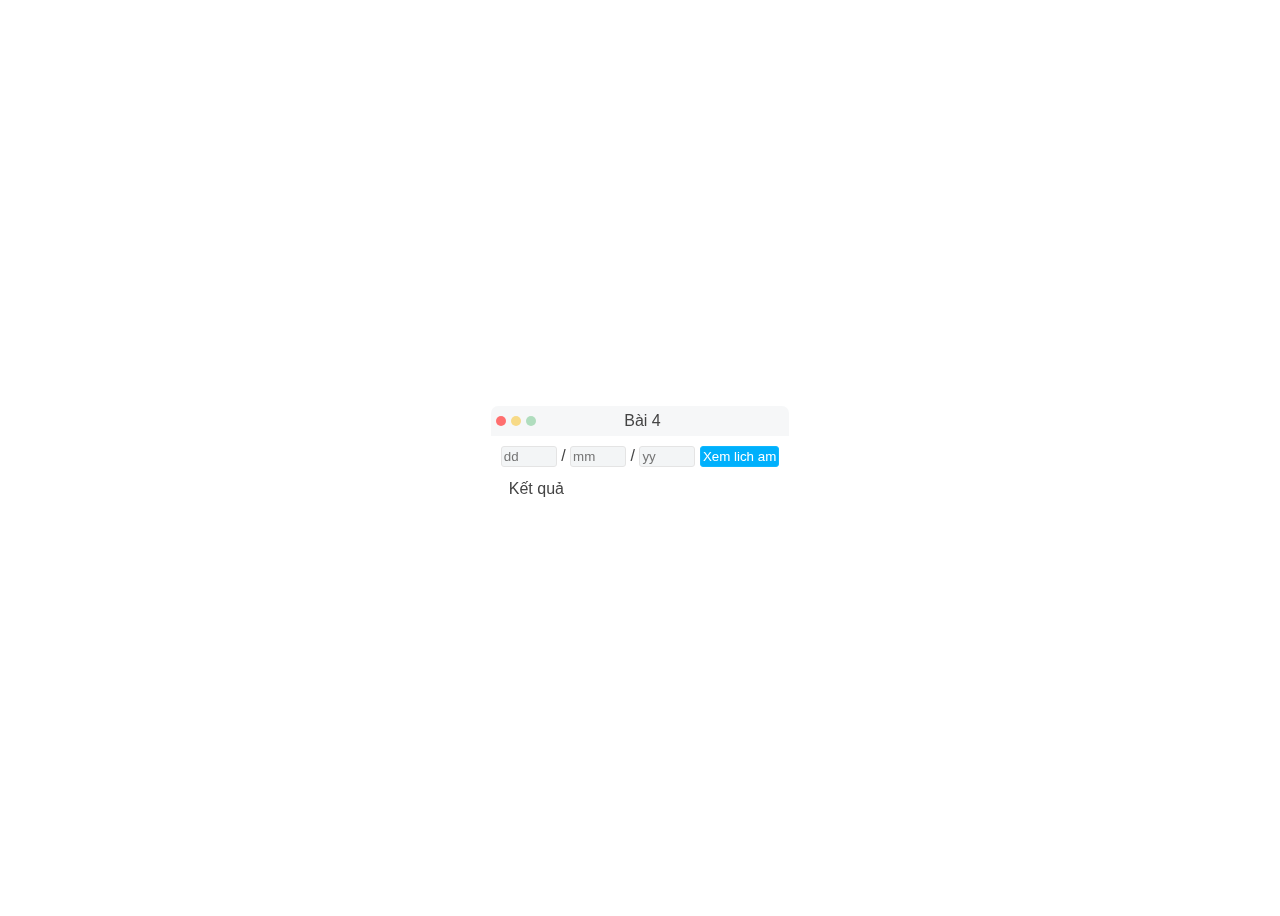
<file: Lich_am.html>
<!DOCTYPE html>
<html lang="en">
<head>
    <meta charset="UTF-8">
    <meta http-equiv="X-UA-Compatible" content="IE=edge">
    <meta name="viewport" content="width=device-width, initial-scale=1.0">
    <title>Buoi 2 JavaScript</title>
    <style>
        body{
            display: flex;
            justify-content: center;
            align-items: center;
            height: 100vh;
            background-image: url('https://wallpaperaccess.com/full/3781373.jpg');
            background-repeat: no-repeat;
            background-size:cover;
            color: rgb(68, 68, 68);
            font-family: Arial, Helvetica, sans-serif;
        }

        .container{
            background-color: #ffffffaf;
            border-radius: 7px;
            backdrop-filter: blur(30px);
            max-width: 600px;
        }

        .task{
            background-color: #f3f5f6c0;
            display: flex;
            justify-content: space-between;
            align-items: center;
            flex-direction: row;
            padding: 0px;
            height: 30px;
            border-radius: 7px 7px 0px 0px;
        }

        .dot{
            display: flex;
            align-items: center;
            flex-direction: row;
        }

        .circle{
            height: 10px;
            width: 10px;
            border-radius: 50%;
            margin-left: 5px;
        }
        .red{
            background-color: #FF6F6F;
        }

        .yellow{
            background-color: #F7DA87;
        }
        .green{
            background-color:  #B0DDBE;
        }

        .task .title{
            margin-left: 5px;
        }

        .empty{
            width: 45px;
        }

        .main{
            padding: 10px;
            border-radius: 0px 0px 5px 5px;
        }

        .input input[type=number]{
            border: 1px solid #e4e4e4;
            outline: none;
            background-color: #F3F5F6;
            padding: 2px;
            border-radius: 3px;
            max-width: 50px;
        }

        .input input[type=button]{
            border: 1px solid #0eb7ff;
            outline: none;
            background-color: #00B0FC;
            padding: 2px;
            color: #fff;
            border-radius: 3px;
            cursor: pointer;
        }

        .output{
            background-color: #ffffff57;
            border: 1px solid #ffffff4b;
            margin-top: 10px;
            border-radius: 3px;
        }
        .output p{
            padding: 0px 5px 0px 5px;
            margin: 2px;
        }
    </style>
</head>
<body>
    <div class="container">
        <div class="task">
            <!-- cai nay de cho dep thoi hjhj -->
            <div class="dot">
                <div class="circle red"></div>
                <div class="circle yellow"></div>
                <div class="circle green"></div>
            </div>
            
            <p class="title">Bài 4</p>
            <div class="empty"></div>
        </div>
        <div class="main">
            <div class="input">
                <input type="number" maxlength="2" id="lunnarDay" placeholder="dd">
                /
                <input type="number" maxlength="2" id="lunnarMonth" placeholder="mm">
                /
                <input type="number" maxlength="4" id="lunnarYear" placeholder="yy">
                <input type="button" value="Xem lich am" onclick="showDateTime()">  
            </div>
            <div class="output">
                <p id="ngayam">Kết quả</p>
            </div>
        </div>
    </div>
</body>
<script src="./amlich.js"></script>
</html>
</file>
<file: css/style.css>
html {
    height: 100%;
  }
  body {
    margin:0;
    padding:0;
    font-family: 'Courier New', Courier, monospace;
    background: rgb(29, 29, 29);
  }
  
  .login-box {
    position: absolute;
    top: 50%;
    left: 50%;
    width: 400px;
    padding: 40px;
    transform: translate(-50%, -50%);
    background: rgb(36, 36, 36);
    box-sizing: border-box;
    box-shadow: 0 15px 25px rgba(0, 0, 0, 0.322);
    backdrop-filter: blur(20px);
    border-radius: 10px;
  }
  
  .login-box h2 {
    margin: 0 0 30px;
    padding: 0;
    color: #fff;
    text-align: center;
    font-weight: 200;
  }
  
  .login-box .user-box {
    position: relative;
  }
  
  .login-box .user-box input {
    width: 100%;
    padding: 10px 0;
    font-size: 16px;
    color: #fff;
    margin-bottom: 30px;
    border: none;
    border-bottom: 1px solid #fff;
    outline: none;
    background: transparent;
  }
  .login-box .user-box label {
    position: absolute;
    top:0;
    left: 0;
    padding: 10px 0;
    font-size: 16px;
    color: #fff;
    pointer-events: none;
    transition: .5s;
  }
  
  .login-box .user-box input:focus ~ label,
  .login-box .user-box input:valid ~ label {
    top: -20px;
    left: 0;
    color: #15c80f;
    font-size: 12px;
  }
  
  .login-box form a {
    position: relative;
    display: block;
    padding: 10px 20px;
    color: #15c80f;
    font-size: 16px;
    text-decoration: none;
    text-transform: uppercase;
    overflow: hidden;
    transition: .5s;
    margin-top: 40px;
    letter-spacing: 4px;
    text-align: center;
  }
  
  .login-box a:hover {
    background: #15c80f;
    color: #fff;
    border-radius: 5px;
    box-shadow: 0 0 5px #15c80f,
                0 0 25px #15c80f,
                0 0 50px #15c80f,
                0 0 100px #15c80f;
  }
  
  .login-box a span {
    position: absolute;
    display: block;
  }
  
  .login-box a span:nth-child(1) {
    top: 0;
    left: -100%;
    width: 100%;
    height: 2px;
    background: linear-gradient(90deg, transparent, #15c80f);
    animation: btn-anim1 1s linear infinite;
  }

  #btn_submit{
      background-color:  rgba(0, 0, 0, 0);
      color: #fff;
      outline: none;
      border: none;
      font-family: 'Courier New', Courier, monospace;
  }
  
  @keyframes btn-anim1 {
    0% {
      left: -100%;
    }
    50%,100% {
      left: 100%;
    }
  }
  
  .login-box a span:nth-child(2) {
    top: -100%;
    right: 0;
    width: 2px;
    height: 100%;
    background: linear-gradient(180deg, transparent, #15c80f);
    animation: btn-anim2 1s linear infinite;
    animation-delay: .25s
  }
  
  @keyframes btn-anim2 {
    0% {
      top: -100%;
    }
    50%,100% {
      top: 100%;
    }
  }
  
  .login-box a span:nth-child(3) {
    bottom: 0;
    right: -100%;
    width: 100%;
    height: 2px;
    background: linear-gradient(270deg, transparent, #15c80f);
    animation: btn-anim3 1s linear infinite;
    animation-delay: .5s
  }
  
  @keyframes btn-anim3 {
    0% {
      right: -100%;
    }
    50%,100% {
      right: 100%;
    }
  }
  
  .login-box a span:nth-child(4) {
    bottom: -100%;
    left: 0;
    width: 2px;
    height: 100%;
    background: linear-gradient(360deg, transparent, #15c80f);
    animation: btn-anim4 1s linear infinite;
    animation-delay: .75s
  }
  
  @keyframes btn-anim4 {
    0% {
      bottom: -100%;
    }
    50%,100% {
      bottom: 100%;
    }
  }
</file>
